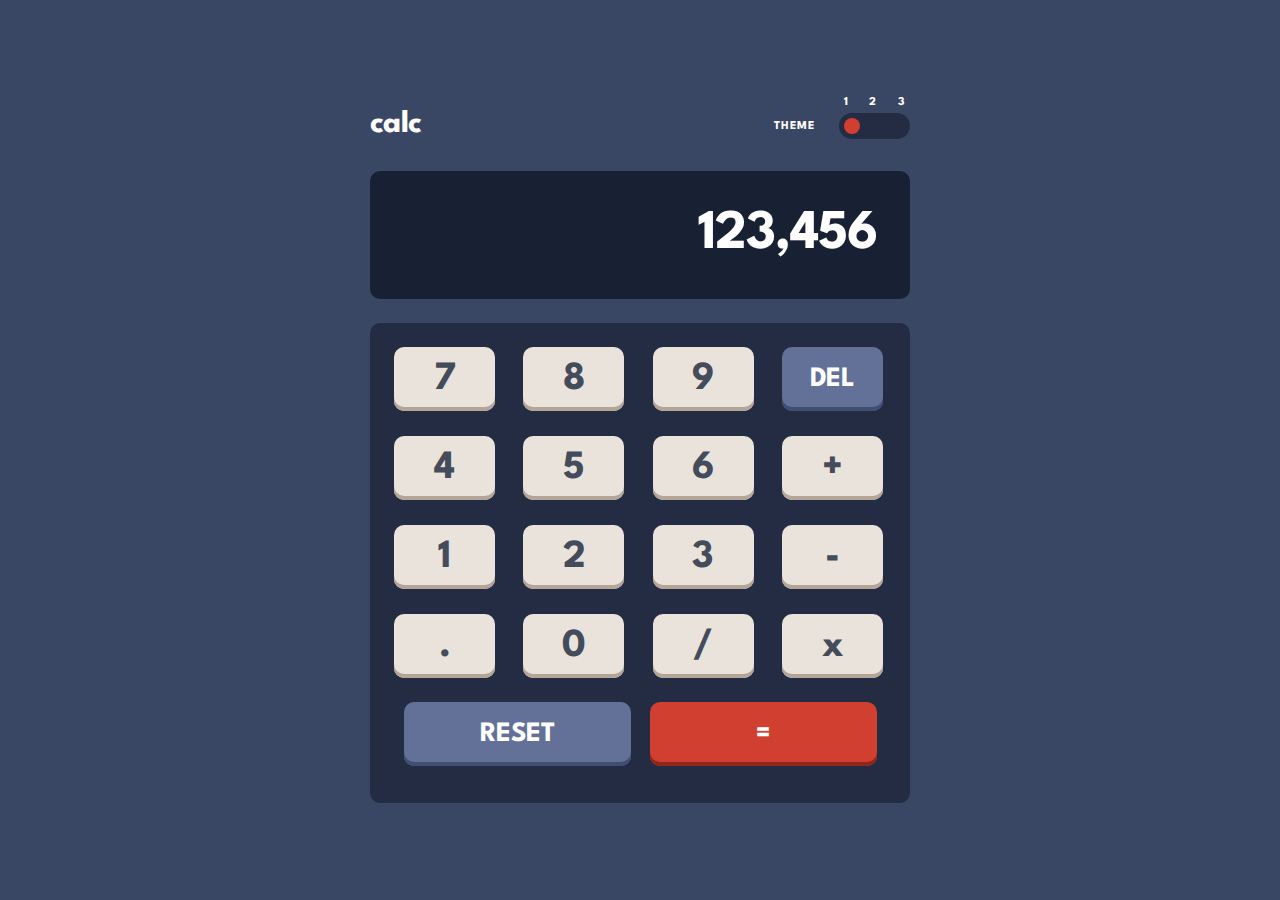
<file: calculator-app-main/index.html>
<!DOCTYPE html>
<html lang="en">
<head>
  <meta charset="UTF-8">
  <meta name="viewport" content="width=device-width, initial-scale=1.0"> <!-- displays site properly based on user's device -->
  <link rel="icon" type="image/png" sizes="32x32" href="./images/favicon-32x32.png">
  <title>Frontend Mentor | Calculator app</title>
  <link rel="stylesheet" href="style.css">
  <script src="script.js" defer></script>
</head>
<body>
<main>
<section class="header">
<h1>calc</h1>
<div class="theme" onclick="changeTheme()">
  <span>Theme</span>
  <div class="toggle">
    <ul>
      <li>1</li>
      <li>2</li>
      <li>3</li>
    </ul>
    <div class="pos">
      <div class="dot"></div>
    </div>
  </div>
</div>
</section>
<section class="output">
123,456
</section>
<section class="controls">
  <div class="small">
    <div id="7">7</div>
    <div id="8">8</div>
    <div id="9">9</div>
    <div id="del">Del</div>

    <div id="4">4</div>
    <div id="5">5</div>
    <div id="6">6</div>
    <div id="add">+</div>  

    <div id="1">1</div>
    <div id="2">2</div>
    <div id="3">3</div>
    <div id="sub">-</div> 

    <div id="dot">.</div>
    <div id="0">0</div>
    <div id="div">/</div>
    <div id="mul">x</div> 
  </div>
  <div class="large">
    <div id="reset">Reset</div>
    <div id="equals">=</div>
  </div>
</section>
</main>
<!-- <footer>
  Challenge by <a href="https://www.frontendmentor.io?ref=challenge" target="_blank">Frontend Mentor</a>. 
  Coded by <a href="#">Tuxxey</a>.
</footer> -->
</div>
</body>
</html>
</file>
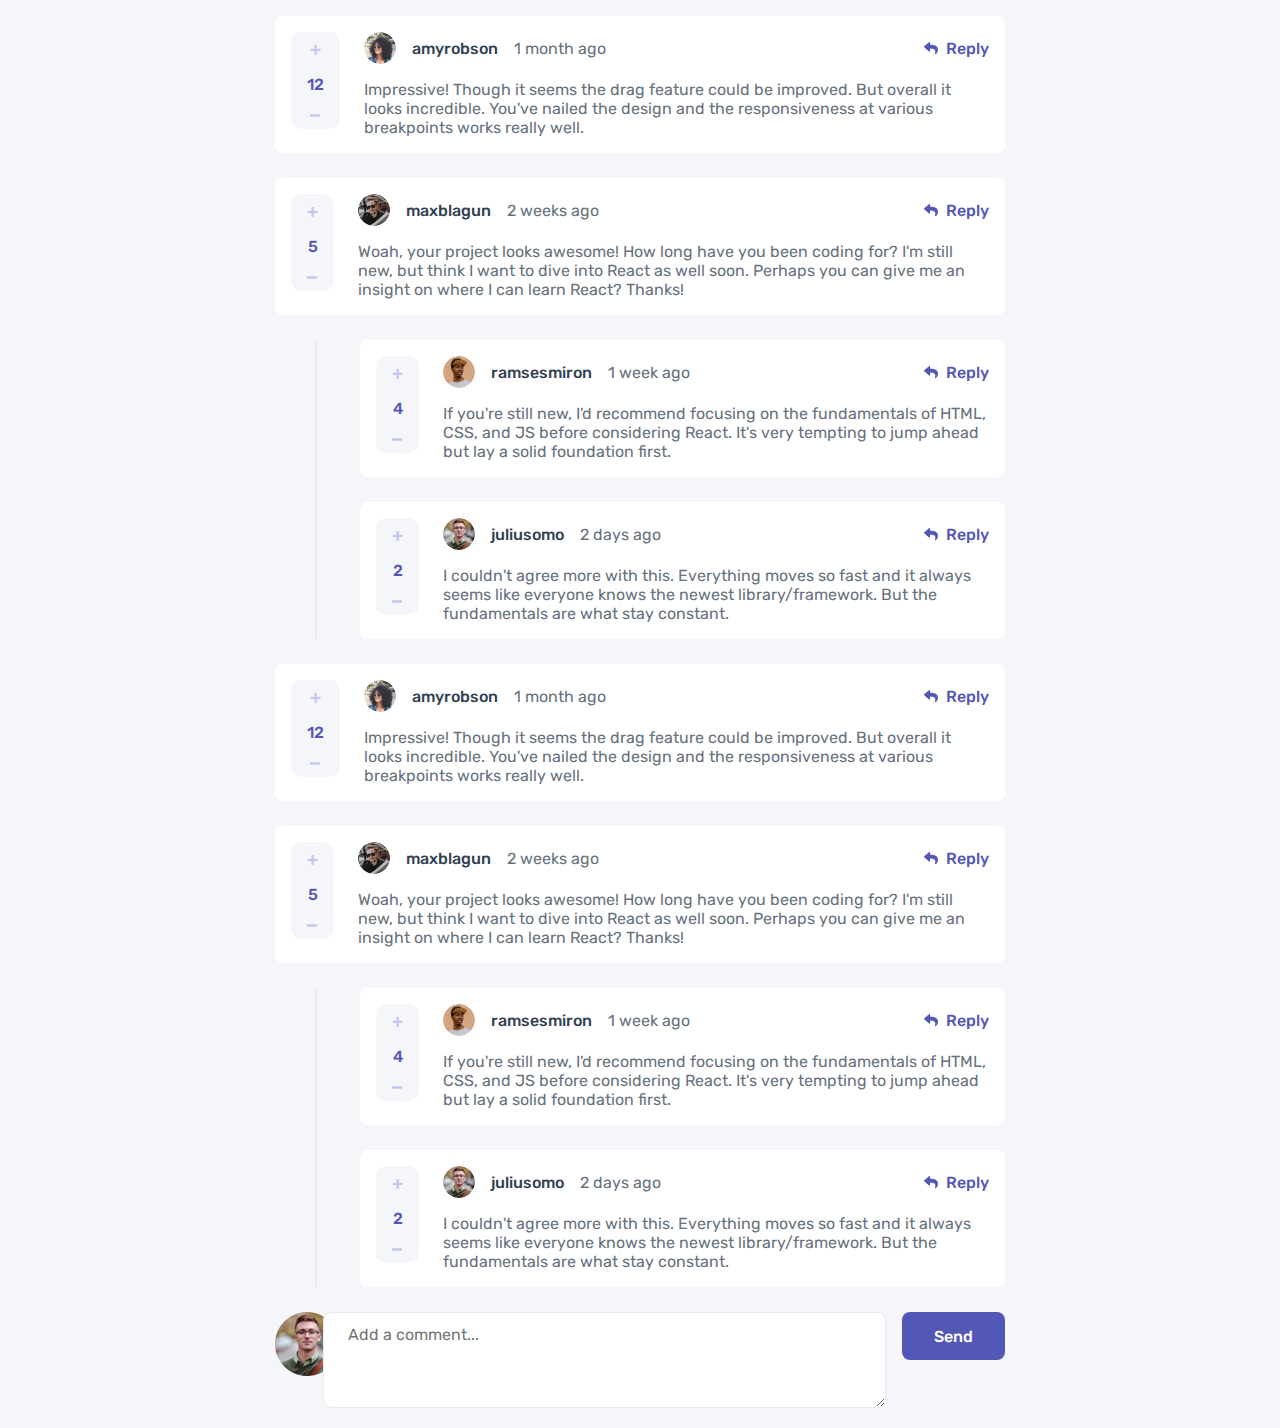
<file: interactive-comments-section-main/index.html>
<!DOCTYPE html>
<html lang="en">
<head>
  <meta charset="UTF-8">
  <meta name="viewport" content="width=device-width, initial-scale=1.0"> <!-- displays site properly based on user's device -->
  <link rel="icon" type="image/png" sizes="32x32" href="./images/favicon-32x32.png">
  <link rel="stylesheet" href="style.css">
  <script src="script.js" defer></script>
  <title>Frontend Mentor | Interactive comments section</title>
</head>
<body>
<main>
  <section class="viewComments">
    
  </section>
  <section class="addComment">
    <div class="addCommentAvatar">
      <img src="./images/avatars/image-juliusomo.webp" class="notificationUserAvatarFooter">
    </div>
    <form>
      <textarea placeholder="Add a comment..."></textarea>
    </form>
    <div class="submitComment">
      <img src="./images/avatars/image-juliusomo.webp" class="notificationUserAvatarFooter">
      <button>Send</button>
    </div>
  </section>
</main>
  
<!-- 
    <div class="attribution">
    Challenge by <a href="https://www.frontendmentor.io?ref=challenge" target="_blank">Frontend Mentor</a>. 
    Coded by <a href="#">Your Name Here</a>.
  </div> 
-->
</body>
</html>
</file>
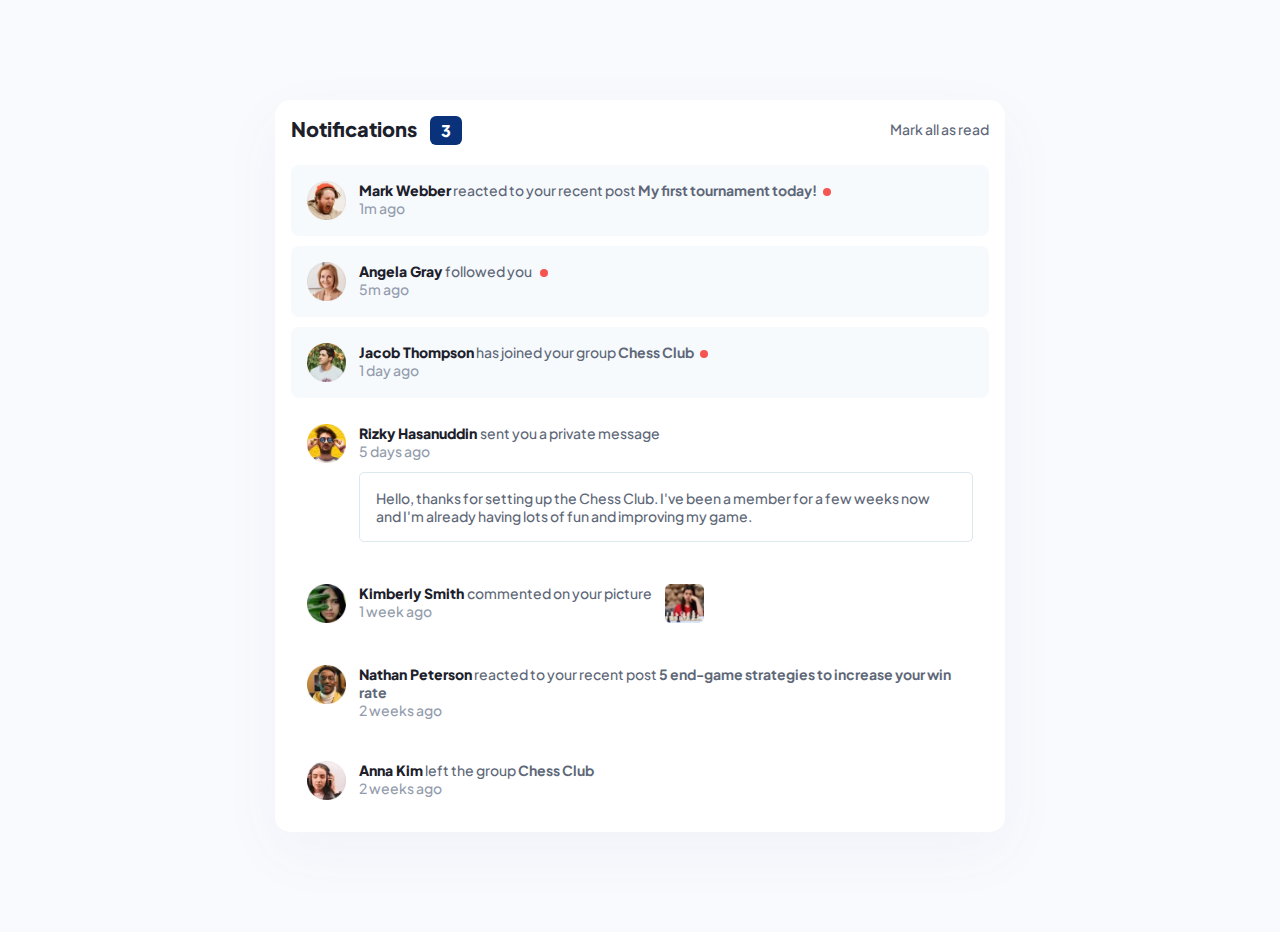
<file: notifications-page-main/index.html>
<!DOCTYPE html>
<html lang="en">
<head>
  <meta charset="UTF-8">
  <meta name="viewport" content="width=device-width, initial-scale=1.0"> <!-- displays site properly based on user's device -->
  <link rel="icon" type="image/png" sizes="32x32" href="./images/favicon-32x32.png">
  <link rel="stylesheet" href="style.css">
  <script src="script.js" defer></script>
  <title>Frontend Mentor | Notifications page</title>
</head>
<body>
<main>
  <header>
    <h1>Notifications <span id="notifications">3</span></h1>
    <span id="markasread">Mark all as read</span>
  </header>
  <section class="unread">
    <img src="./assets/images/avatar-mark-webber.webp">
    <div class="card">
      <span class="notification"><span class="name">Mark Webber</span> <span class="message">reacted to your recent post</span> <a class="link" href="#">My first tournament today!</a><span class="dot"></span></span>
      <span class="timestamp">1m ago</span>
    </div>
  </section>

  <section class="unread">
    <img src="./assets/images/avatar-angela-gray.webp">
    <div class="card">
      <span class="notification"><span class="name">Angela Gray </span> <span class="message">followed you</span> <a class="link" href="#"></a><span class="dot"></span></span>
      <span class="timestamp">5m ago</span>
    </div>
  </section>

  <section class="unread">
    <img src="./assets/images/avatar-jacob-thompson.webp">
    <div class="card">
      <span class="notification"><span class="name">Jacob Thompson</span> <span class="message">has joined your group</span> <a class="link" href="#">Chess Club</a><span class="dot"></span></span>
      <span class="timestamp">1 day ago</span>
    </div>
  </section>
  
  <section class="read">
    <img src="./assets/images/avatar-rizky-hasanuddin.webp">
    <div class="card">
      <span class="notification"><span class="name">Rizky Hasanuddin </span> <span class="message">sent you a private message</span> <a class="link" href="#"></a></span>
      <span class="timestamp">5 days ago</span>
      <span class="private-message">Hello, thanks for setting up the Chess Club. I've been a member for a few weeks now and I'm already having lots of fun and improving my game.</span>
    </div>
  </section>
  
  <section>
    <img src="./assets/images/avatar-kimberly-smith.webp">
    <div class="card">
      <span class="notification"><span class="name">Kimberly Smith </span> <span class="message">commented on your picture</span></span>
      <span class="timestamp">1 week ago</span>
    </div>
    <img src="./assets/images/image-chess.webp">
  </section>
    
  <section>
    <img src="./assets/images/avatar-nathan-peterson.webp">
    <div class="card">
      <span class="notification"><span class="name">Nathan Peterson</span> <span class="message">reacted to your recent post</span> <a class="link" href="#">5 end-game strategies to increase your win rate</a></span>
      <span class="timestamp">2 weeks ago</span>
    </div>
  </section>
  <section>
    <img src="./assets/images/avatar-anna-kim.webp">
    <div class="card">
      <span class="notification"><span class="name">Anna Kim</span> <span class="message">left the group</span> <a class="link" href="#">Chess Club</a></span>
      <span class="timestamp">2 weeks ago</span>
    </div>
  </section>
</main>





  
  <!-- <footer>
    Challenge by <a href="https://www.frontendmentor.io?ref=challenge" target="_blank">Frontend Mentor</a>. 
    Coded by <a href="#">Your Name Here</a>.
  </footer> -->
  </div>
</body>
</html>
</file>
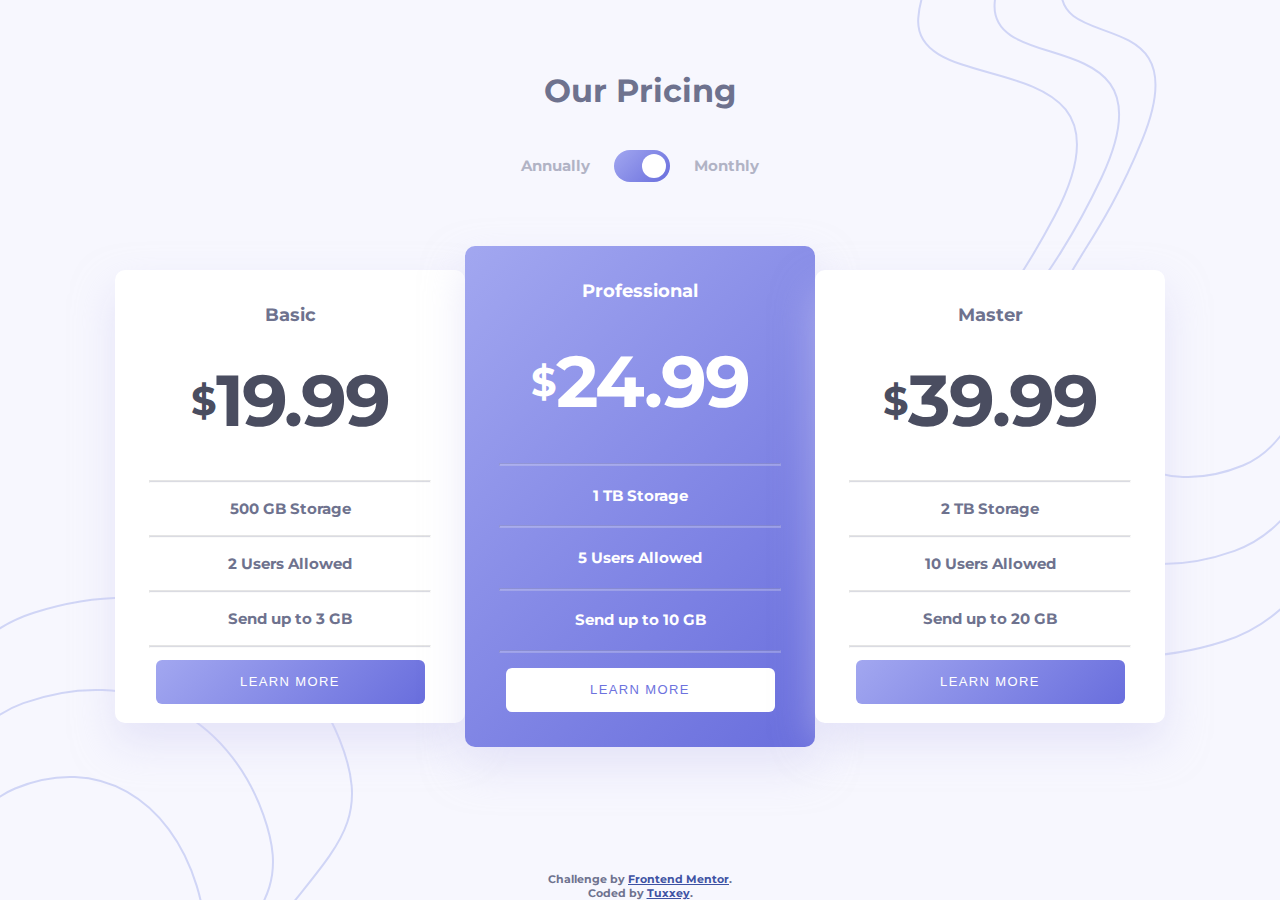
<file: pricing-component-with-toggle-master/index.html>
<!DOCTYPE html>
<html lang="en">
<head>
  <meta charset="UTF-8">
  <meta name="viewport" content="width=device-width, initial-scale=1.0">
  <link rel="stylesheet" href="style.css">
  <script src="script.js" defer></script>
  <link rel="icon" type="image/png" sizes="32x32" href="./images/favicon-32x32.png">
  <title>Frontend Mentor | [Challenge Name Here]</title>
</head>
<body> 
  <h1>Our Pricing</h1>
  <div class="toggle">
    <span onclick id="year" role="button" tabindex="1" aria-pressed="false">Annually</span>
    <div id="purple"><div id="white"></div></div>
    <span id="month" role="button" tabindex="2" aria-pressed="true">Monthly</span>
  </div>
  <div class="cards">

  <div class="card" id="basic">
    <h2>Basic</h2>
    <div class="price"><span class="dollar">&dollar;</span><span class="amount">19.99</span></div>
    <hr>
    500 GB Storage
    <hr>
    2 Users Allowed
    <hr>
    Send up to 3 GB
    <hr>
    <button type="button">Learn More</button>
  </div>

<div class="card" id="professional">
  <h2>Professional</h2>
  <div class="price"><span class="dollar">&dollar;</span><span class="amount">24.99</span></div>
  <hr>
  1 TB Storage
  <hr>
  5 Users Allowed
  <hr>
  Send up to 10 GB
  <hr>
  <button type="button">Learn More</button>
</div>

<div class="card" id="master">
  <h2>Master</h2>
  <div class="price"><span class="dollar">&dollar;</span><span class="amount">39.99</span></div>
  <hr>
  2 TB Storage
  <hr>
  10 Users Allowed
  <hr>
  Send up to 20 GB
  <hr>
  <button type="button">Learn More</button>
</div>
</div>

<footer>
  Challenge by <a href="https://www.frontendmentor.io?ref=challenge" target="_blank">Frontend Mentor</a>. <br />
  Coded by <a href="#">Tuxxey</a>.
</footer>
</body>
</html>
</file>
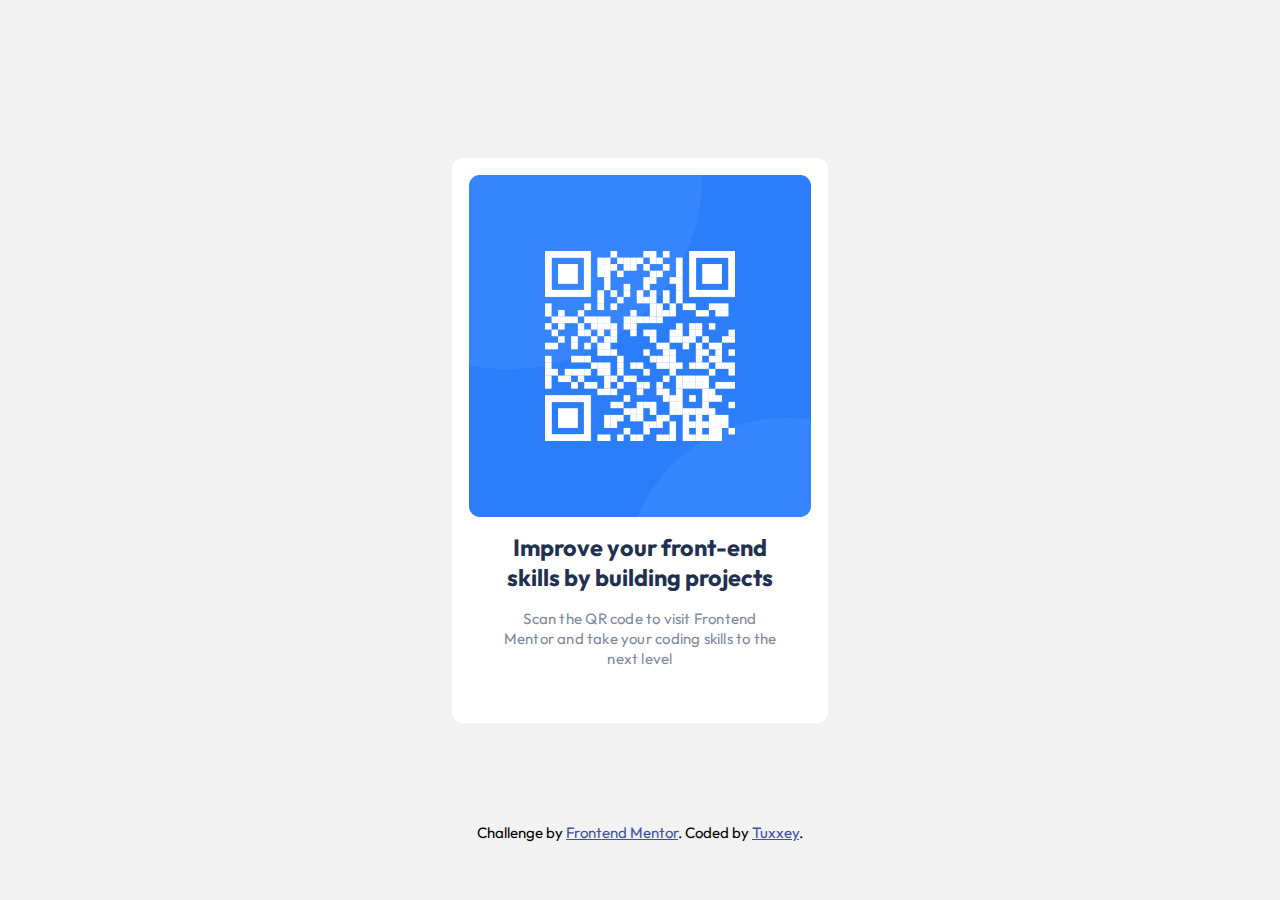
<file: qr-code-component-main/index.html>
<!DOCTYPE html>
<html lang="en">
<head>
  <meta charset="UTF-8">
  <meta http-equiv="X-UA-Compatible" content="IE=edge">
  <meta name="viewport" content="width=device-width, initial-scale=1.0">  
  <link rel="icon" type="image/png" sizes="32x32" href="./images/favicon-32x32.png">
  <link rel="stylesheet" href="./style.css">
  <title>Frontend Mentor | QR code component</title>
</head>
<body>
  <main>
    <img src="./images/image-qr-code.png" alt="QR Barcode">
    <section>
      <h1>Improve your front-end skills by building projects</h1>
      <div>Scan the QR code to visit Frontend Mentor and take your coding skills to the next level</div>
    </section>
  </main>
  <footer>
    <span>Challenge by <a href="https://www.frontendmentor.io?ref=challenge" target="_blank">Frontend Mentor</a>.</span>
    <span>Coded by <a href="https://github.com/Tuxxey">Tuxxey</a>.</span>
  </footer>
</body>
</html>
</file>
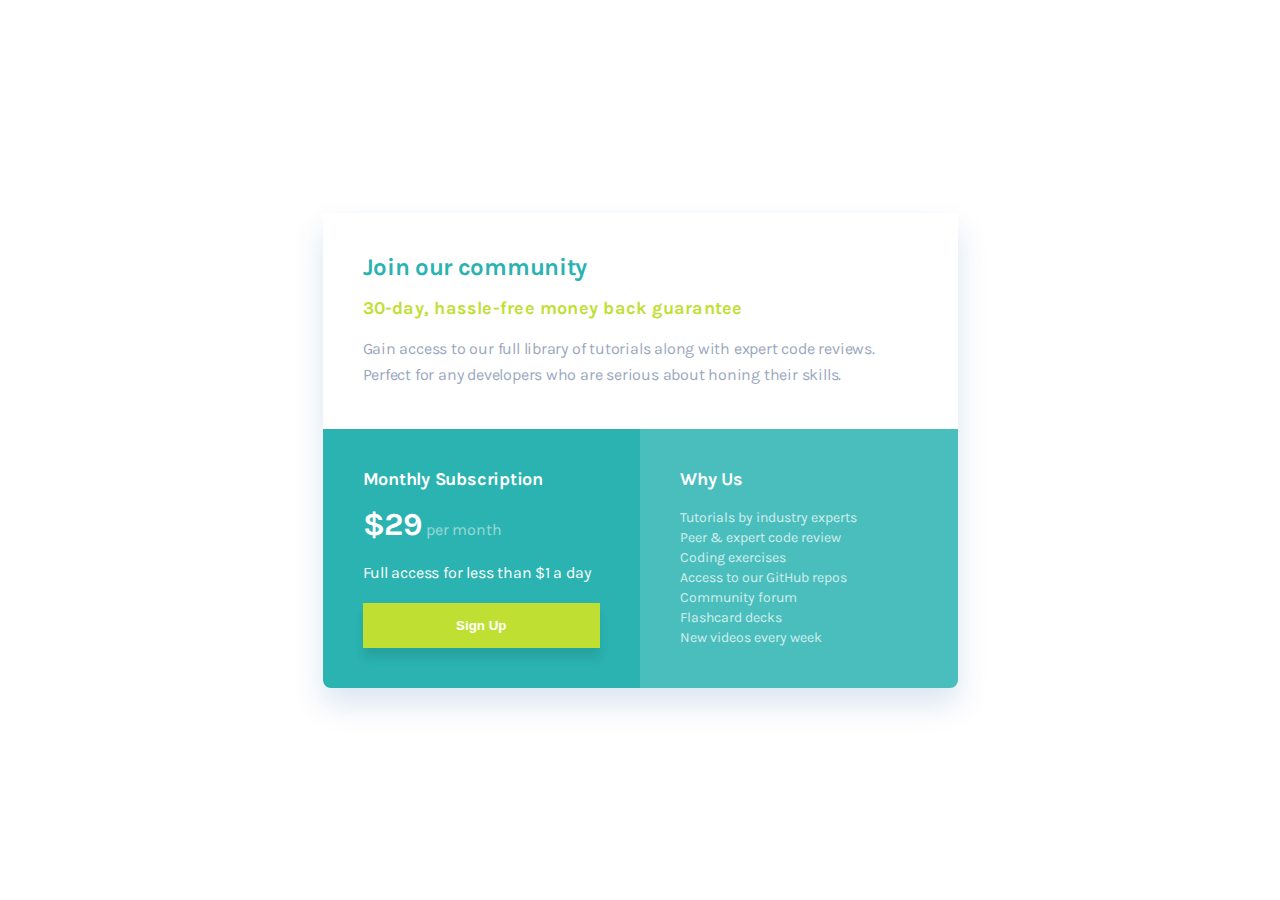
<file: single-price-grid-component-master/index.html>
<!DOCTYPE html>
<html lang="en">
<head>
  <meta charset="UTF-8">
  <meta name="viewport" content="width=device-width, initial-scale=1.0"> 
  <link rel="icon" type="image/png" sizes="32x32" href="./images/favicon-32x32.png">
  <link rel="stylesheet" href="./style.css">
  <title>Frontend Mentor | Single Price Grid Component</title>
</head>
<body>
<div class="container">
  <div class="card-one">
    <h1>Join our community</h1>
    <span>30-day, hassle-free money back guarantee</span>
    Gain access to our full library of tutorials along with expert code reviews. 
    Perfect for any developers who are serious about honing their skills.
  </div>
  <div class="card-two">
    <h2>Monthly Subscription</h2>
    <span class="price"><span class="large">&dollar;29</span> <span class="small">per month</span></span>
    <span class="sub">Full access for less than &dollar;1 a day</span>
    <button>Sign Up</button>
  </div>
  <div class="card-thr">
    <h3>Why Us</h3>
    <ul>
      <li>Tutorials by industry experts</li>
      <li>Peer &amp; expert code review</li>
      <li>Coding exercises</li>
      <li>Access to our GitHub repos</li>
      <li>Community forum</li>
      <li>Flashcard decks</li>
      <li>New videos every week</li>
    </ul>
  </div>
</div>



  <!-- <footer>
      Challenge by <a href="https://www.frontendmentor.io?ref=challenge" target="_blank">Frontend Mentor</a>. 
      Coded by <a href="#">Your Name Here</a>.
  </footer> -->
</body>
</html>
</file>
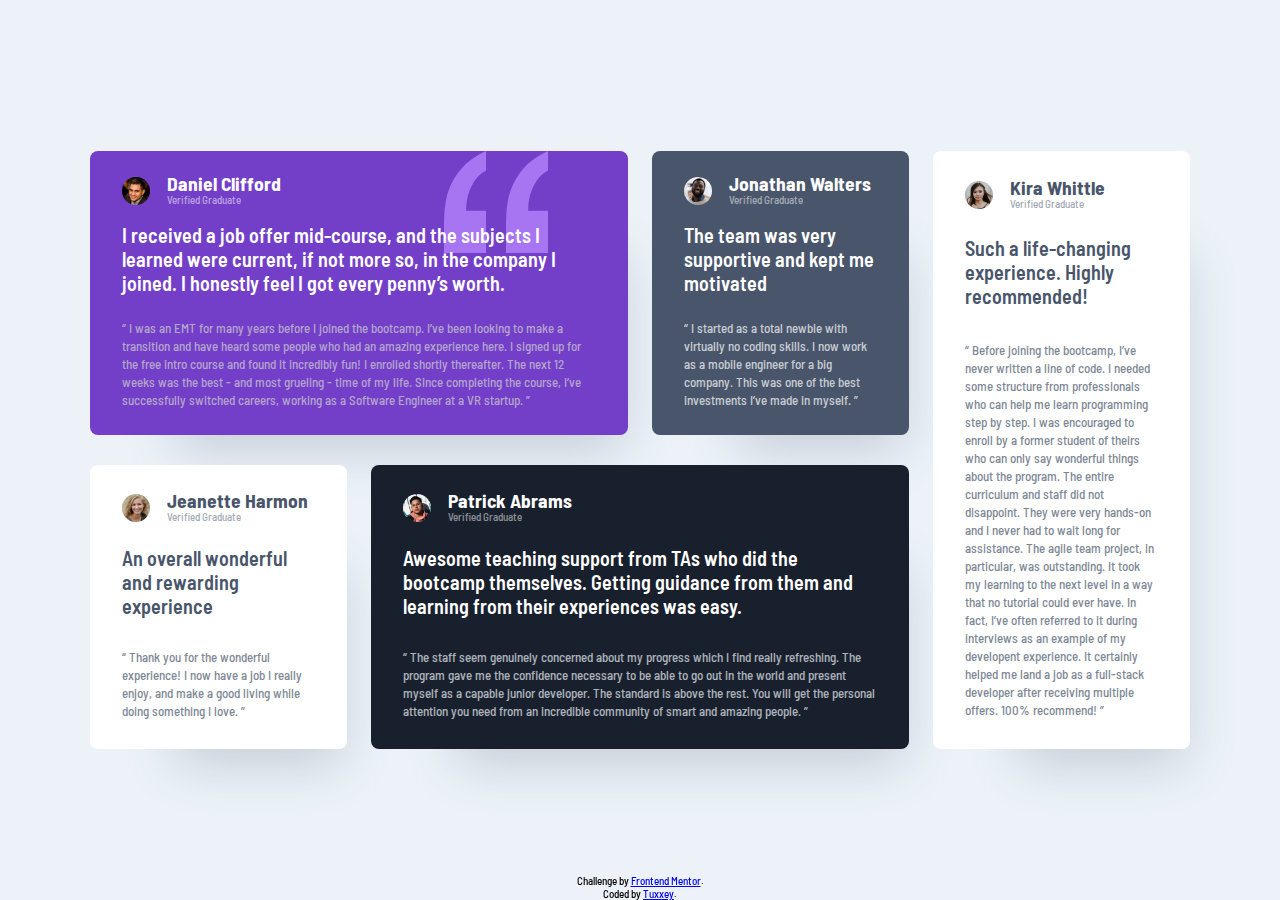
<file: testimonials-grid-section-main/index.html>
<!DOCTYPE html>
<html lang="en">
  <head>
    <meta charset="UTF-8" />
    <meta name="viewport" content="width=device-width, initial-scale=1.0" />
    <!-- displays site properly based on user's device -->
    <link
      rel="icon"
      type="image/png"
      sizes="32x32"
      href="./images/favicon-32x32.png"
    />
    <link rel="stylesheet" href="./style.css" />
    <title>Frontend Mentor | Testimonials Grid Section</title>
  </head>
  <body>
    <div class="container">
      <div class="cards">
        <div class="card" id="one">
          <div class="user">
            <img src="./images/image-daniel.jpg" />
            <div class="name">
              <h2>Daniel Clifford</h2>
              <span>Verified Graduate</span>
            </div>
          </div>
          <p class="message">
            I received a job offer mid-course, and the subjects I learned were
            current, if not more so, in the company I joined. I honestly feel I
            got every penny’s worth.
          </p>
          <p class="quote">
            “ I was an EMT for many years before I joined the bootcamp. I’ve
            been looking to make a transition and have heard some people who had
            an amazing experience here. I signed up for the free intro course
            and found it incredibly fun! I enrolled shortly thereafter. The next
            12 weeks was the best - and most grueling - time of my life. Since
            completing the course, I’ve successfully switched careers, working
            as a Software Engineer at a VR startup. ”
          </p>
        </div>
        <div class="card" id="two">
          <div class="user">
            <img src="./images/image-jonathan.jpg" />
            <div class="name">
              <h2>Jonathan Walters</h2>
              <span>Verified Graduate</span>
            </div>
          </div>
          <p class="message">
            The team was very supportive and kept me motivated
          </p>
          <p class="quote">
            “ I started as a total newbie with virtually no coding skills. I now
            work as a mobile engineer for a big company. This was one of the
            best investments I’ve made in myself. ”
          </p>
        </div>
        <div class="card" id="four">
          <div class="user">
            <img src="./images/image-jeanette.jpg" />
            <div class="name">
              <h2>Jeanette Harmon</h2>
              <span>Verified Graduate</span>
            </div>
          </div>
          <p class="message">An overall wonderful and rewarding experience</p>
          <p class="quote">
            “ Thank you for the wonderful experience! I now have a job I really
            enjoy, and make a good living while doing something I love. ”
          </p>
        </div>
        <div class="card" id="five">
          <div class="user">
            <img src="./images/image-patrick.jpg" />
            <div class="name">
              <h2>Patrick Abrams</h2>
              <span>Verified Graduate</span>
            </div>
          </div>
          <p class="message">
            Awesome teaching support from TAs who did the bootcamp themselves.
            Getting guidance from them and learning from their experiences was
            easy.
          </p>
          <p class="quote">
            “ The staff seem genuinely concerned about my progress which I find
            really refreshing. The program gave me the confidence necessary to
            be able to go out in the world and present myself as a capable
            junior developer. The standard is above the rest. You will get the
            personal attention you need from an incredible community of smart
            and amazing people. ”
          </p>
        </div>
        <div class="card" id="three">
          <div class="user">
            <img src="./images/image-kira.jpg" />
            <div class="name">
              <h2>Kira Whittle</h2>
              <span>Verified Graduate</span>
            </div>
          </div>
          <p class="message">
            Such a life-changing experience. Highly recommended!
          </p>
          <p class="quote">
            “ Before joining the bootcamp, I’ve never written a line of code. I
            needed some structure from professionals who can help me learn
            programming step by step. I was encouraged to enroll by a former
            student of theirs who can only say wonderful things about the
            program. The entire curriculum and staff did not disappoint. They
            were very hands-on and I never had to wait long for assistance. The
            agile team project, in particular, was outstanding. It took my
            learning to the next level in a way that no tutorial could ever
            have. In fact, I’ve often referred to it during interviews as an
            example of my developent experience. It certainly helped me land a
            job as a full-stack developer after receiving multiple offers. 100%
            recommend! ”
          </p>
        </div>
      </div>
    </div>
    <footer>
      Challenge by
      <a href="https://www.frontendmentor.io?ref=challenge" target="_blank"
        >Frontend Mentor</a
      >. <br />
      Coded by
      <a href="https://www.frontendmentor.io/profile/Tuxxey">Tuxxey</a>.
    </footer>
  </body>
</html>
</file>
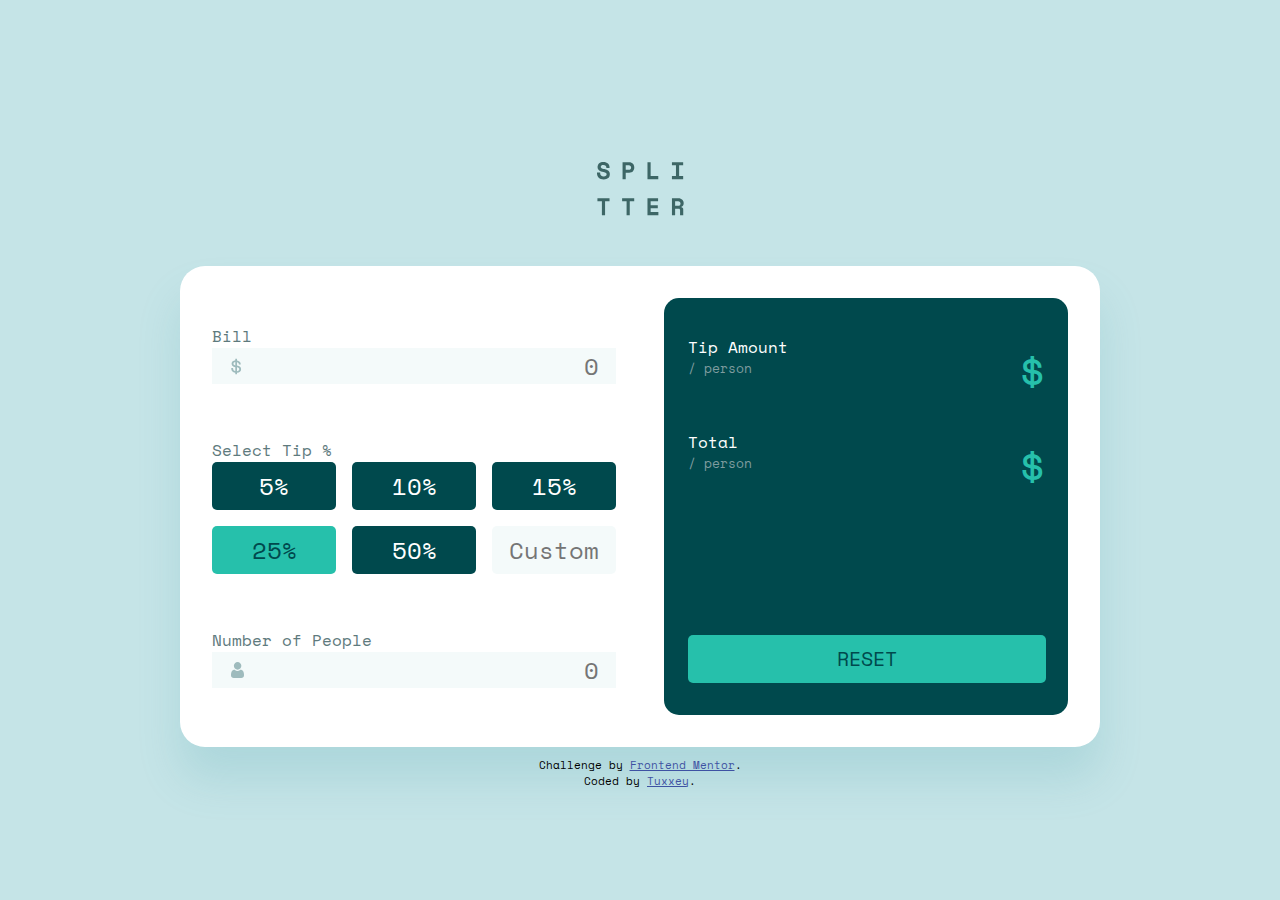
<file: tip-calculator-app-main/index.html>
<!DOCTYPE html>
<html lang="en">
<head>
  <meta charset="UTF-8">
  <meta name="viewport" content="width=device-width, initial-scale=1.0">
  <link rel="icon" type="image/png" sizes="32x32" href="./images/favicon-32x32.png">
  <title>Frontend Mentor | Tip calculator app</title>
  <link rel="stylesheet" href="./style.css">
  <script src="script.js" defer></script>
</head>
<body>
<img src="./images/logo.svg" class="logo">
<div class="container">
  <div class="input">
    <div class="bill">
      <label for="billamount">Bill</label>
      <input type="number" name="billamount" id="billamount" min="1" placeholder="0">
    </div>
    <div class="tip">
      <label for="tipamount">Select Tip %</label>
      <div class="buttons">
        <button class="unselected" value=".05">5%</button>
        <button class="unselected" value="0.10">10%</button>
        <button class="unselected" value="15">15%</button>
        <button class="selected" value=".25">25%</button>
        <button class="unselected" value="0.50">50%</button>
        <input type="number" id="tipamount" placeholder="Custom">
      </div>
    </div>
    <div class="people">
      <div class="peoplenumber"><label for="peopleamount">Number of People</label> <span class="errormessage">Can't be zero</span></div>
      <input type="number" name="peopleamount" id="peopleamount" min="1" placeholder="0">
    </div>
  </div>
  <div class="output">
  <div class="wrapper">
    <div class="split">
      <div class="left">
        <span class="large">Tip Amount</span>
        <span class="small">/ person</span>
      </div>
      <div class="right">
        $<span class="amount" id="tipPerPerson"></span>
      </div>
    </div>
    <div class="total">
      <div class="left">
        <span class="large">Total</span>
        <span class="small">/ person</span>
      </div>
      <div class="right">
        $<span class="amount" id="totalPerPerson"></span>
      </div>
    </div>
    <button id="resetBtn">Reset</button>
  </div>
  </div>
</div>
<footer>
    Challenge by <a href="https://www.frontendmentor.io?ref=challenge" target="_blank">Frontend Mentor</a>. <br /> 
    Coded by <a href="#">Tuxxey</a>.
  </footer>
</body>
</html>
</file>
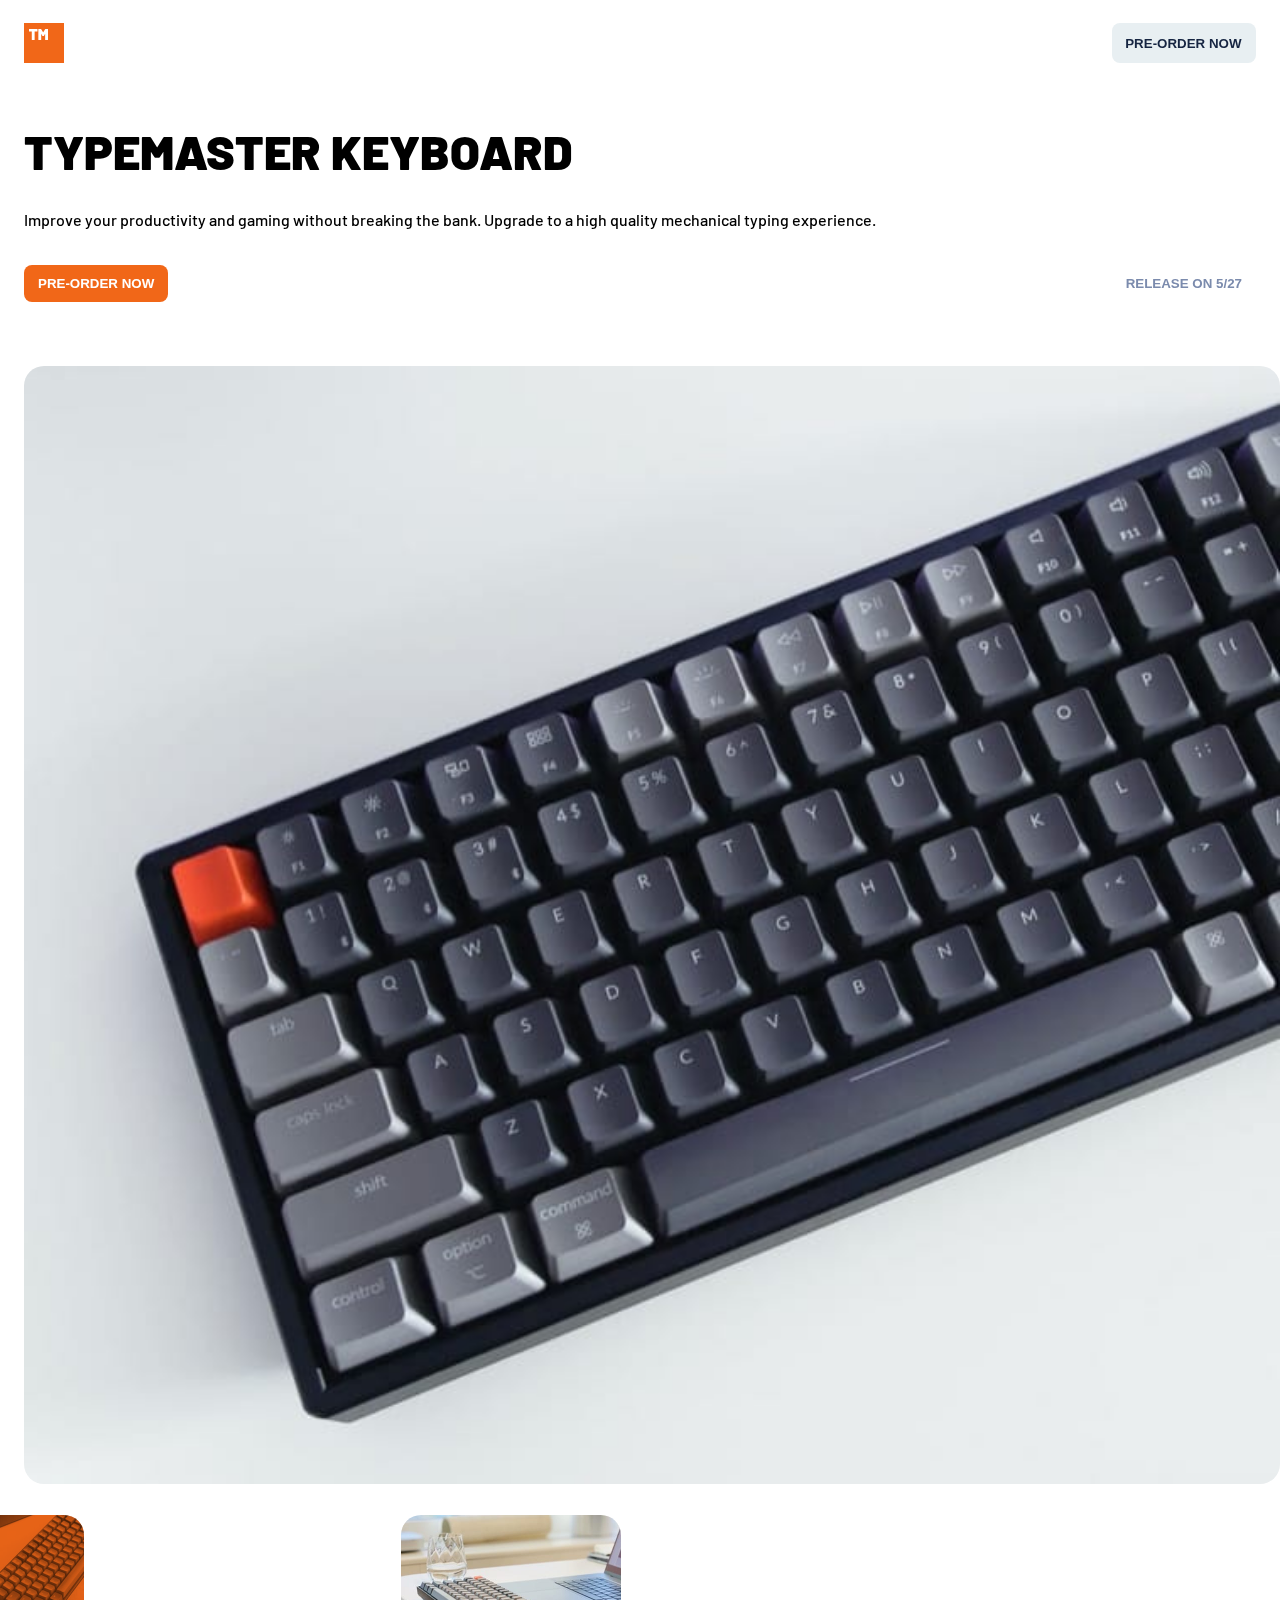
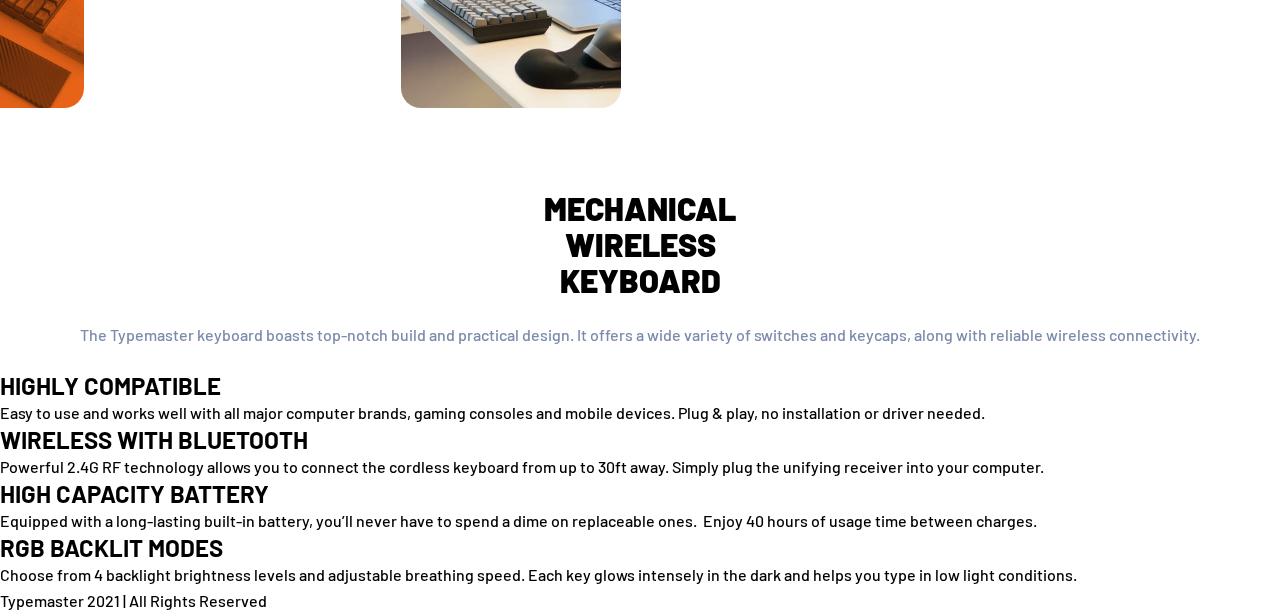
<file: typemaster-pre-launch-landing-page/index.html>
<!DOCTYPE html>
<html lang="en">
<head>
  <meta charset="UTF-8">
  <meta name="viewport" content="width=device-width, initial-scale=1.0">
  <link rel="stylesheet" href="./style.css">
  <link rel="icon" type="image/png" sizes="32x32" href="./assets/favicon-32x32.png">
  <title>Frontend Mentor | Typemaster pre-launch landing page</title>
</head>
<body>
<div class="container">
  <div class="header">
    <img src="./assets/shared/logo.svg"> 
    <button>Pre-order now</button>
  </div>
  <div class="main">
    <div class="cta">
      <h1>Typemaster keyboard</h1>
      Improve your productivity and gaming without breaking the bank. Upgrade to a high quality 
      mechanical typing experience.
      <div class="buttons">
        <button>Pre-order now</button>
        <button>Release on 5/27</button>
      </div>
    </div>
    <div class="img1">
      <img src="./assets/mobile/image-keyboard.jpg">
    </div>
    <div class="img2">
      <img src="./assets/mobile/image-phone-and-keyboard.jpg">
    </div>
    <div class="img3">
      <img src="./assets/mobile/image-glass-and-keyboard.jpg">
    </div>
    <div class="info">
      <h2>Mechanical<br/>Wireless<br/>Keyboard</h2>
      <p>The Typemaster keyboard boasts top-notch build and practical design. It offers a wide variety 
      of switches and keycaps, along with reliable wireless connectivity.</p>
    </div>

  </div>
  <div class="cards">
    <div class="card">
      <h3>Highly compatible</h3>
      Easy to use and works well with all major computer brands, gaming consoles and mobile devices. 
      Plug & play, no installation or driver needed.
    </div>
    <div class="card">
      <h3>Wireless with bluetooth</h3>
      Powerful 2.4G RF technology allows you to connect the cordless keyboard from up to 30ft away. 
      Simply plug the unifying receiver into your computer.
    </div>
    <div class="card">
      <h3>High capacity battery</h3>
      Equipped with a long-lasting built-in battery, you’ll never have to spend a dime on replaceable ones. 
      Enjoy 40 hours of usage time between charges.
    </div>
    <div class="card">
      <h3>RGB backlit modes</h3>
      Choose from 4 backlight brightness levels and adjustable breathing speed. Each key glows intensely in the dark and helps
      you type in low light conditions.
    </div>
  </div>

  <footer>
    Typemaster 2021 | All Rights Reserved
  </footer>
</div>
</body>
</html>
</file>
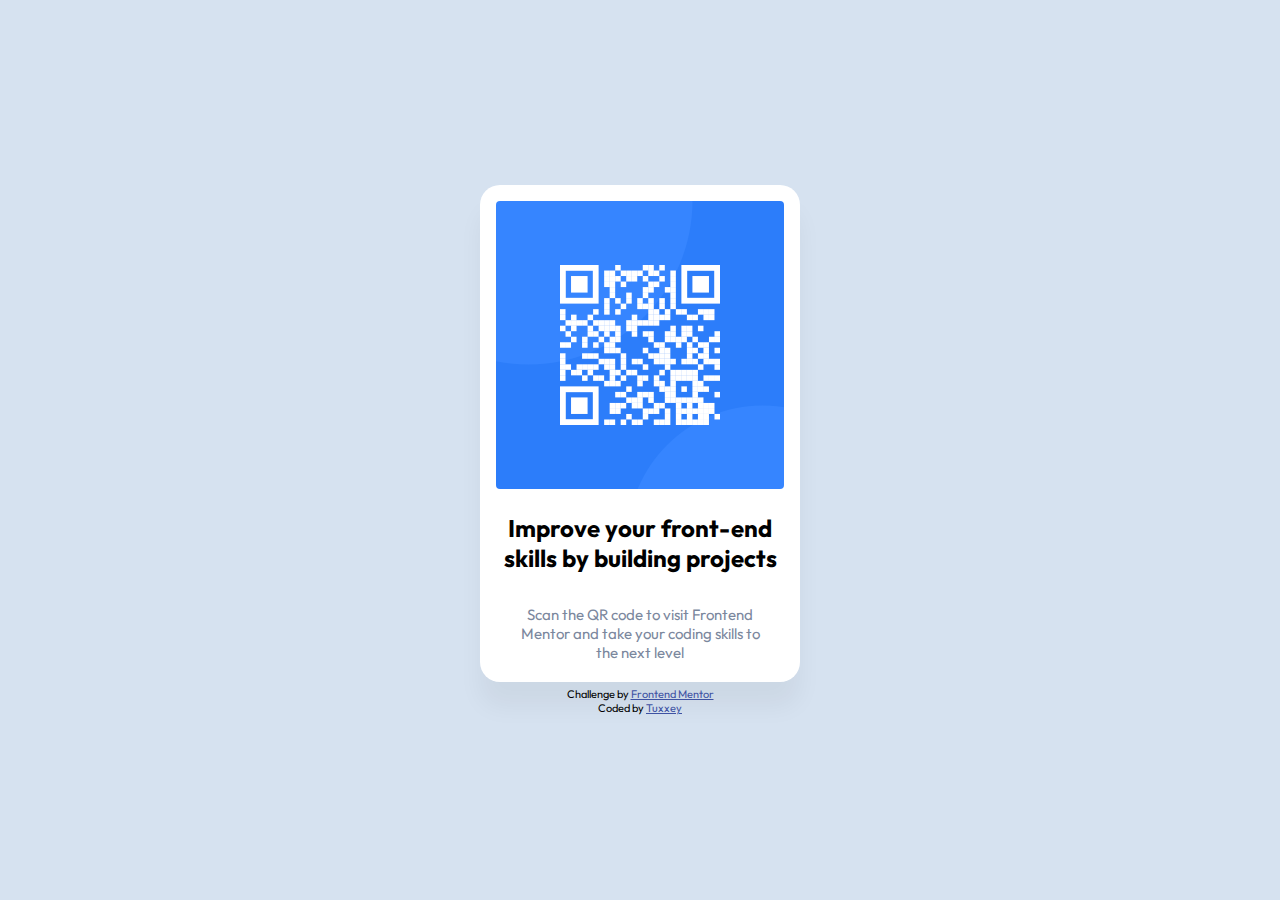
<file: qr-code-component-main/01/index.html>
<!DOCTYPE html>
<html lang="en">
<head>
  <meta charset="UTF-8">
  <meta http-equiv="X-UA-Compatible" content="IE=edge">
  <meta name="viewport" content="width=device-width, initial-scale=1.0">
  <link rel="icon" type="image/png" sizes="32x32" href="./images/favicon-32x32.png">
  <link rel="stylesheet" href="style.css">
  <title>Frontend Mentor | QR code component</title>
</head>
<body>
<div class="container">
<div class="card">
  <img src="images/image-qr-code.png">
  <div>
    <h2>Improve your front-end skills by building projects</h2>
    <p>Scan the QR code to visit Frontend Mentor and take your coding skills to the next level</p>
  </div>

</div>
<div class="attribution">
  <span>Challenge by <a href="https://www.frontendmentor.io?ref=challenge" target="_blank">Frontend Mentor</a></span>
  <span>Coded by <a href="https://github.com/Tuxxey">Tuxxey</a></span>
</div>
</div>

</body>
</html>
</file>
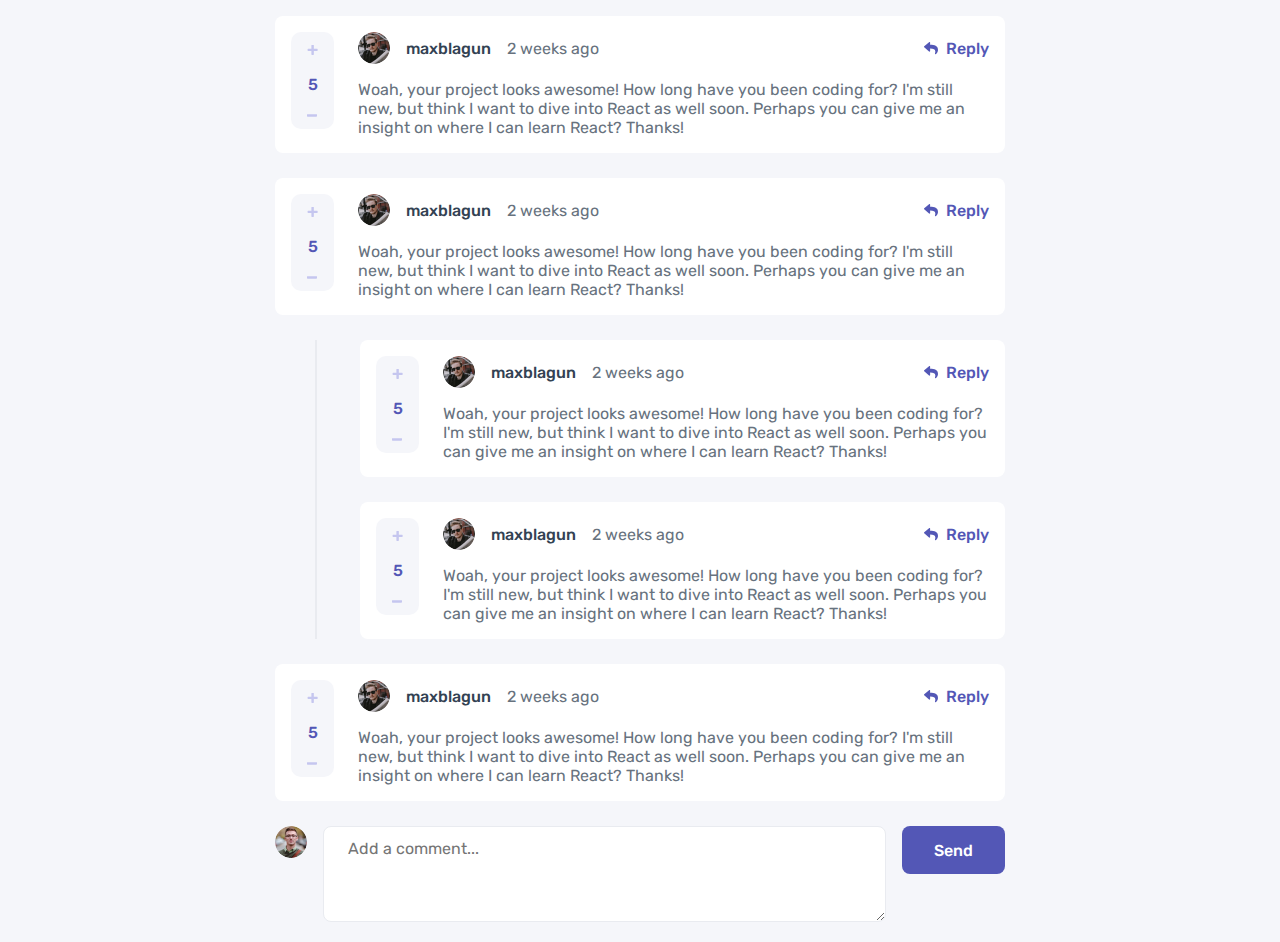
<file: interactive-comments-section-main/static.html>
<!DOCTYPE html>
<html lang="en">
<head>
  <meta charset="UTF-8">
  <meta name="viewport" content="width=device-width, initial-scale=1.0"> <!-- displays site properly based on user's device -->
  <link rel="icon" type="image/png" sizes="32x32" href="./images/favicon-32x32.png">
  <link rel="stylesheet" href="style.css">
  <!-- <script src="script.js" defer></script> -->
  <title>Frontend Mentor | Interactive comments section</title>
</head>
<body>
<main>
  <section class="viewComments">
    <section class="mainComment">
      <div class="optionsDesktop">
        <div class="pointsControl">
            <span class="pointsControlPlus"><img src="./images/icon-plus.svg"></span>
            <span>5</span>
            <span class="pointsControlMinus"><img src="./images/icon-minus.svg"></span>
        </div>
      </div>
      <div class="wrapperComment">
        <div class="commentHead">
          <img src="./images/avatars/image-maxblagun.webp" class="commentHeadAvatar">
          <span class="commentHeadUser">maxblagun</span>
          <span class="commentHeadTime">2 weeks ago</span>
          <div class="commentHeadReply"><img src="./images/icon-reply.svg">Reply</div>
        </div>
        <div class="commentBody">Woah, your project looks awesome! How long have you been coding for? I'm still new, but think I want to dive into React as well soon. Perhaps you can give me an insight on where I can learn React? Thanks!</div>
        <div class="optionsMobile">
          <div class="pointsControl">
            <span class="pointsControlPlus"><img src="./images/icon-plus.svg"></span>
            <span>5</span>
            <span class="pointsControlMinus"><img src="./images/icon-minus.svg"></span>
        </div>
        <div class="commentFootReply"><img src="./images/icon-reply.svg">Reply</div>
        </div>
      </div>
      </section>
    <section class="mainComment">
      <div class="optionsDesktop">
        <div class="pointsControl">
            <span class="pointsControlPlus"><img src="./images/icon-plus.svg"></span>
            <span>5</span>
            <span class="pointsControlMinus"><img src="./images/icon-minus.svg"></span>
        </div>
      </div>
      <div class="wrapperComment">
        <div class="commentHead">
          <img src="./images/avatars/image-maxblagun.webp" class="commentHeadAvatar">
          <span class="commentHeadUser">maxblagun</span>
          <span class="commentHeadTime">2 weeks ago</span>
          <div class="commentHeadReply"><img src="./images/icon-reply.svg">Reply</div>
        </div>
        <div class="commentBody">Woah, your project looks awesome! How long have you been coding for? I'm still new, but think I want to dive into React as well soon. Perhaps you can give me an insight on where I can learn React? Thanks!</div>
        <div class="optionsMobile">
          <div class="pointsControl">
            <span class="pointsControlPlus"><img src="./images/icon-plus.svg"></span>
            <span>5</span>
            <span class="pointsControlMinus"><img src="./images/icon-minus.svg"></span>
        </div>
        <div class="commentFootReply"><img src="./images/icon-reply.svg">Reply</div>
        </div>
      </div>
      </section>
      <section class="subComments">
        <div class="subCommentsSidebar"><hr></div>
        <div class="subCommentsComments">
          <section class="subComment">
            <div class="optionsDesktop">
              <div class="pointsControl">
                  <span class="pointsControlPlus"><img src="./images/icon-plus.svg"></span>
                  <span>5</span>
                  <span class="pointsControlMinus"><img src="./images/icon-minus.svg"></span>
              </div>
            </div>
            <div class="wrapperComment">
              <div class="commentHead">
                <img src="./images/avatars/image-maxblagun.webp" class="commentHeadAvatar">
                <span class="commentHeadUser">maxblagun</span>
                <span class="commentHeadTime">2 weeks ago</span>
                <div class="commentHeadReply"><img src="./images/icon-reply.svg">Reply</div>
              </div>
              <div class="commentBody">Woah, your project looks awesome! How long have you been coding for? I'm still new, but think I want to dive into React as well soon. Perhaps you can give me an insight on where I can learn React? Thanks!</div>
              <div class="optionsMobile">
                <div class="pointsControl">
                  <span class="pointsControlPlus"><img src="./images/icon-plus.svg"></span>
                  <span>5</span>
                  <span class="pointsControlMinus"><img src="./images/icon-minus.svg"></span>
              </div>
              <div class="commentFootReply"><img src="./images/icon-reply.svg">Reply</div>
              </div>
            </div>
            </section>    
            <section class="subComment">
              <div class="optionsDesktop">
                <div class="pointsControl">
                    <span class="pointsControlPlus"><img src="./images/icon-plus.svg"></span>
                    <span>5</span>
                    <span class="pointsControlMinus"><img src="./images/icon-minus.svg"></span>
                </div>
              </div>
              <div class="wrapperComment">
                <div class="commentHead">
                  <img src="./images/avatars/image-maxblagun.webp" class="commentHeadAvatar">
                  <span class="commentHeadUser">maxblagun</span>
                  <span class="commentHeadTime">2 weeks ago</span>
                  <div class="commentHeadReply"><img src="./images/icon-reply.svg">Reply</div>
                </div>
                <div class="commentBody">Woah, your project looks awesome! How long have you been coding for? I'm still new, but think I want to dive into React as well soon. Perhaps you can give me an insight on where I can learn React? Thanks!</div>
                <div class="optionsMobile">
                  <div class="pointsControl">
                    <span class="pointsControlPlus"><img src="./images/icon-plus.svg"></span>
                    <span>5</span>
                    <span class="pointsControlMinus"><img src="./images/icon-minus.svg"></span>
                </div>
                <div class="commentFootReply"><img src="./images/icon-reply.svg">Reply</div>
                </div>
              </div>
              </section>    
        </div>
      </section>
      
      <section class="mainComment">
        <div class="optionsDesktop">
          <div class="pointsControl">
              <span class="pointsControlPlus"><img src="./images/icon-plus.svg"></span>
              <span>5</span>
              <span class="pointsControlMinus"><img src="./images/icon-minus.svg"></span>
          </div>
        </div>
        <div class="wrapperComment">
          <div class="commentHead">
            <img src="./images/avatars/image-maxblagun.webp" class="commentHeadAvatar">
            <span class="commentHeadUser">maxblagun</span>
            <span class="commentHeadTime">2 weeks ago</span>
            <div class="commentHeadReply"><img src="./images/icon-reply.svg">Reply</div>
          </div>
          <div class="commentBody">Woah, your project looks awesome! How long have you been coding for? I'm still new, but think I want to dive into React as well soon. Perhaps you can give me an insight on where I can learn React? Thanks!</div>
          <div class="optionsMobile">
            <div class="pointsControl">
              <span class="pointsControlPlus"><img src="./images/icon-plus.svg"></span>
              <span>5</span>
              <span class="pointsControlMinus"><img src="./images/icon-minus.svg"></span>
          </div>
          <div class="commentFootReply"><img src="./images/icon-reply.svg">Reply</div>
          </div>
        </div>
        </section>
  </section>



  <section class="addComment">
    <div class="addCommentAvatar">
      <img src="./images/avatars/image-juliusomo.webp" class="addCommentAvatar">
    </div>
    <form>
      <textarea placeholder="Add a comment..."></textarea>
    </form>
    <div class="submitComment">
      <img src="./images/avatars/image-juliusomo.webp" class="addCommentAvatar">
      <button>Send</button>
    </div>
  </section>
</main>
  
<!-- 
    <div class="attribution">
    Challenge by <a href="https://www.frontendmentor.io?ref=challenge" target="_blank">Frontend Mentor</a>. 
    Coded by <a href="#">Your Name Here</a>.
  </div> 
-->
</body>
</html>
</file>
<file: calculator-app-main/style.css>
@import url('https://fonts.googleapis.com/css2?family=League+Spartan:wght@700&display=swap');

* {
    margin: 0;
    padding: 0;
    box-sizing: border-box;
    /* outline: solid 1px red; */
}

.theme-1 {
    --main-bg: hsl(222, 26%, 31%);
    --toggle-bg: hsl(223, 31%, 20%);
    --screen-bg: hsl(224, 36%, 15%);
    --key-bbg: hsl(225, 21%, 49%);
    --key-bbgh: hsl(224, 51%, 76%);
    --key-bsh: hsl(224, 28%, 35%);
    --key-rbg: hsl(6, 63%, 50%);
    --key-rbgh: hsl(6, 93%, 67%);
    --key-rsh: hsl(6, 70%, 34%);
    --key-obg: hsl(30, 25%, 89%);
    --key-obgh: hsl(31, 100%, 100%);
    --key-osh: hsl(28, 16%, 65%);
    --input: hsl(221, 14%, 31%);
    --output: hsl(0, 0%, 100%); 
    --equals: hsl(0, 0%, 100%);
    --white: hsl(0, 0%, 100%);
}

.theme-2 {
    --main-bg: hsl(0, 0%, 90%);
    --toggle-bg: hsl(0, 5%, 81%);
    --screen-bg: hsl(0, 0%, 93%);
    --key-bbg: hsl(185, 42%, 37%);
    --key-bbgh: hsl(184, 40%, 56%);
    --key-bsh: hsl(185, 58%, 25%);
    --key-rbg: hsl(25, 98%, 40%);
    --key-rbgh: hsl(25, 100%, 61%);
    --key-rsh: hsl(25, 99%, 27%);
    --key-obg: hsl(45, 7%, 89%);
    --key-obgh: hsl(0, 0%, 100%, 1);
    --key-osh: hsl(35, 11%, 61%);
    --input: hsl(60, 10%, 19%);
    --output: hsl(60, 10%, 19%);
    --equals: hsl(0, 0%, 100%);
    --white: hsl(0, 0%, 100%);
}

.theme-3 {
    --main-bg: hsl(268, 75%, 9%);
    --toggle-bg: hsl(268, 71%, 12%);
    --screen-bg: hsl(268, 71%, 12%);
    --key-bbg: hsl(281, 89%, 26%);
    --key-bbgh: hsl(280, 56%, 44%);
    --key-bsh: hsl(285, 91%, 52%);
    --key-rbg: hsl(176, 100%, 44%);
    --key-rbgh: hsl(176, 100%, 79%);
    --key-rsh: hsl(177, 92%, 70%);
    --key-obg: hsl(268, 47%, 21%);
    --key-obgh: hsl(268, 54%, 44%);
    --key-osh: hsl(290, 70%, 36%);
    --input: hsl(52, 100%, 62%);
    --output: hsl(52, 100%, 62%);
    --equals: hsl(198, 20%, 13%);
    --white: hsl(0, 0%, 100%);
}


/* Mobile */
@media screen and (max-width: 539px) { 
    main {
        min-width: 327px;
        min-height: 606px;
    }
    .output {
        height: 88px;
        font-size: 40px;
        line-height: 37px;
        letter-spacing: -0.666667px;
    }
    .controls {
        height: 420px;
    }   
    .small {
        padding: 24px 24px 13px 24px;
        gap: 13px;
    }
    .small div {
        width: 60px;
        height: 64px;
        border-radius: 5px;
        font-size: 32px;
        line-height: 29px;
        letter-spacing: -0.533333px;
    }
    .small #del, .large #reset {
        border-radius: 5px;
        text-transform: uppercase;
        font-size: 20px;
        line-height: 18px;
        letter-spacing: -0.333333px;
    }
    .large {
        padding: 0 24px 0 24px;
        margin-bottom: 25px;
    }
    .large div {
        width: 133px;
        height: 64px;
        border-radius: 5px;
    }
    .large #equals {
        border-radius: 5px;
        font-size: 20px;
        line-height: 18px;
        letter-spacing: -0.333333px;
    }
}

/* Desktop */
@media screen and (min-width: 540px) { 
    main {
        min-width: 540px;
        min-height: 706px;
    }
    .output {
        height: 128px;
        font-size: 56px;
        line-height: 52px;
        letter-spacing: -0.933333px;
    }
    .controls {
        height: 480px;
    }
    .small {
        padding: 24px;
        gap: 25px;
    }
    .small div {
        width: 101px;
        height: 64px;
        border-radius: 10px;
        font-size: 40px;
        line-height: 37px;
        letter-spacing: -0.666667px;
    }
    .small #del, .large #reset {
        border-radius: 10px;
        text-transform: uppercase;
        font-size: 28px;
        line-height: 26px;
        letter-spacing: -0.466667px;
    }
    .large {
        padding: 0 24px 0 24px;
        margin-bottom: 25px;
    }
    .large div {
        width: 227px;
        height: 64px;
        border-radius: 10px;
    }
    .large #equals {
        border-radius: 10px;
        font-size: 28px;
        line-height: 26px;
        letter-spacing: -0.466667px;
    }
}

body {
    background: var(--main-bg);
    min-height: 100vh;
    display: flex;
    flex-direction: column;
    justify-content: center;
    align-items: center;
    font-family: 'League Spartan', sans-serif;
    font-weight: 700;
}

main {
    display: grid;
    grid-template-rows: repeat(3, auto);
}

.header {
    color: var(--output);
    height: 42px;
    margin-bottom: 32px;
    display: flex;
    justify-content: space-between;
    align-items: flex-end;
}

.header h1 {
    font-size: 32px;
    line-height: 29px;
    letter-spacing: -0.533333px;
}

.header .theme {
    display: flex;
    align-items: flex-end;
    margin-top: 10px;
    text-transform: uppercase;
    font-size: 12px;
    line-height: 11px;
    letter-spacing: 1px;
    cursor: pointer;
}

.header .theme span {
    padding-bottom: 7px;
}

.header .toggle {
    padding-left: 24px;
    display: flex;
    flex-direction: column;
    gap: 5px;
}

.header .toggle ul {
    display: flex;
    justify-content: space-around;
    list-style: none;
    gap: 11px;
}

.header .toggle .pos {
    background: var(--toggle-bg);
    border-radius: 13px;
    width: 71px;
    height: 26px;
}

.header .toggle .pos .dot {
    background: var(--key-rbg);
    display: inline-block;
    width: 16px;
    height: 16px;
    border-radius: 50%;
    margin: 5px;
}

.header .toggle .pos .dot:hover {
    background: var(--key-rbgh);
}

.output {
    background: var(--screen-bg);
    color: var(--output);
    padding-right: 32px;
    margin-bottom: 24px;
    border-radius: 10px;
    display: flex;
    justify-content: flex-end;
    align-items: center;
}

.controls {
    background: var(--toggle-bg);
    border-radius: 10px;
}

.small {
    display: grid;
    grid-template-columns: repeat(4, 1fr);
    grid-template-rows: repeat(4, 1fr);
}

.small div {
    display: flex;
    justify-content: center;
    align-items: center;
    background: var(--key-obg);
    box-shadow: inset 0px -4px 0px var(--key-osh);
    color: var(--input);
    cursor: pointer;
}

.small div:hover {
    background: var(--key-obgh);
}

.small #del, .large #reset {
    background: var(--key-bbg);
    color: var(--white);
    box-shadow: inset 0px -4px 0px var(--key-bsh);
}

.small #del:hover, .large #reset:hover {
    background: var(--key-bbgh);
}

.large {
    display: grid;
    grid-template-columns: repeat(2, 1fr);
}

.large div {
    display: flex;
    justify-content: center;
    align-items: center;
    justify-self: center;
    cursor: pointer;
}

.large #equals {
    background: var(--key-rbg);
    color: var(--equals);
    box-shadow: inset 0px -4px 0px var(--key-rsh);
}

.large #equals:hover {
    background: var(--key-rbgh);
}

footer { 
    font-size: 11px; 
    text-align: center; 
}

footer a { 
    color: hsl(228, 45%, 44%); 
}
</file>
<file: interactive-comments-section-main/style.css>
@import url('https://fonts.googleapis.com/css2?family=Rubik:wght@400;500;700&display=swap');

* {
    margin: 0;
    padding: 0;
    box-sizing: border-box;
    border-style: none;
    /* outline: red solid 1px; */
}

:root {
    font-size: 16px;
}

/* Mobile */
@media (max-width: 499px) {
    .mainComment, .subComment {
        padding: 1rem;
    }
    .optionsDesktop, .commentHeadReply, .addCommentAvatar {
        display: none;
    }
    .optionsMobile {
        display: flex;
        justify-content: space-between;
        align-items: center;
    }
    .commentFootReply {
        display: flex;
        align-items: center;
        gap: 0.5rem;
        color: #5357B6;
        font-weight: 500;
    }
    .addComment {
        flex-direction: column;
    }
    .submitComment {
        align-items: center;
    }
    .pointsControl {
        gap: 0.75rem;
    }
    .subCommentsSidebar {
        display: flex;
        min-width: 18px;
    }
}

/* Desktop */
@media (min-width: 500px) {
    .mainComment, .subComment {
        display: flex;
        gap: 1.5rem;
        padding: 1rem;
    }
    .optionsMobile {
        display: none;
    }
    .commentHeadReply {
        display: flex;
        align-items: center;
        gap: 0.5rem;
        color: #5357B6;
        font-weight: 500;
    }
    .addComment {
        flex-direction: row;
        justify-content: space-between;
    }
    .submitComment img {
        display: none;
    }
    .pointsControl {
        flex-direction: column;
        gap: 1.25rem;
    }
    .subCommentsSidebar {
        display: flex;
        justify-content: center;
        padding-left: 40px;
        padding-right: 43px;
    }
}

body {
    min-height: 100vh;
    display: flex;
    justify-content: center;
    align-items: center;
    background: #F5F6FA;
    font-family: 'Rubik', sans-serif;
    font-style: normal;
    font-weight: 400;
}

main {
    display: grid;
    grid-template-rows: repeat(auto-fit, 1fr);
    grid-template-columns: minmax(343px, 730px);
    gap: 25px;
    margin: 1rem;
}

.viewComments {
    display: flex;
    flex-direction: column;
    gap: 25px;
}

.subComments {
    display: flex;
}



.subCommentsComments {
    display: grid;
    grid-template-columns: auto;
    align-items: end;
    gap: 25px;
}

.subCommentsSidebar hr {
    border-left: 2px solid #E9EBF0;
}

.mainComment, .subComment {
    background: #FFFFFF;
    border-radius: 8px;
}

.wrapperComment {
    display: flex;
    flex-direction: column;
    gap: 1rem;
}

.commentHead {
    display: flex;
    justify-content: space-between;
    align-items: center;
}

.commentHeadAvatar, .addCommentAvatar  {
    width: 2rem;
    height: 2rem;
    border-radius: 50%;
}

.commentHeadUser {
    margin-left: 1rem;
    font-weight: 500;
    color: #334253;
}

.commentHeadTime {
    margin-right: auto;
    margin-left: 1rem;
    color: #67727E;
}

.commentBody {
    color: #67727E;
}

.pointsControl {
    background: #F5F6FA;
    border-radius: 10px;
    padding: 0.75rem 1rem 0.75rem 1rem;
    display: flex;
    justify-content: space-between;
    align-items: center;
    color: #5357B6;
    font-weight: 500;
}

.pointsControl > * {
    display: flex;
}




.pointsControlPlus, .pointsControlMinus {
    color: #C5C6EF;
}

.addComment {
    display: flex;
    gap: 1rem;
}

.addComment form {
    width: 100%;
}
.addComment textarea {
    width: 100%;
    height: 6rem;
    border: 1px solid #E9EBF0;
    border-radius: 8px;
    color: #67727E;
    font-family: 'Rubik', sans-serif;
    font-size: 16px;
    font-weight: 400;
    padding: 0.75rem 1.5rem 0.75rem 1.5rem;
}

.submitComment {
    display: flex;
    justify-content: space-between;
}

.submitComment button {
    font-family: 'Rubik', sans-serif;
    font-size: 16px;
    font-weight: 500;
    color: #FFFFFF;
    background: #5357B6;
    border-radius: 8px;
    padding: 0.75rem 2rem 0.75rem 2rem;
    border-style: none;
    height: 3rem;
}


.attribution { font-size: 11px; text-align: center; }
.attribution a { color: hsl(228, 45%, 44%); }
</file>
<file: notifications-page-main/style.css>
* {
    margin: 0;
    padding: 0;
    box-sizing: border-box;
    /* outline: red solid 1px; */
}

@font-face {
    font-family: 'Plus Jakarta Sans';
    src: url('./assets/fonts/PlusJakartaSans-VariableFont_wght.ttf')
}

body {
    min-height: 100vh;
    margin: 16px;
    background-color: #F9FAFD;
    display: flex;
    justify-content: center;
    align-items: center;
    font-family: 'Plus Jakarta Sans';
    font-style: normal;
    font-weight: 500;
    font-size: 14px;
}

main {
    display: flex;
    flex-direction: column;
    gap: 10px;
    max-width: 730px;
    min-width: 343px;
    background: #FFF;
    box-shadow: 0px 20px 60px rgba(73, 97, 168, 0.05);
    border-radius: 15px;
    padding: 16px;
}

header {
    display: flex;
    justify-content: space-between;
    align-items: center;
    margin-bottom: 14px;
}

header h1 {
    font-weight: 800;
    font-size: 20px;
    line-height: 25px;
    color: #1C202B;
}

header #notifications {
    color: #FFF;
    background: #0A327B;
    border-radius: 6px;
    font-weight: 800;
    font-size: 16px;
    line-height: 20px;
    padding: 4px 11px 4px 11px;
    margin-left: 9px;
}

header #markasread {
    color: #5E6778;
    cursor: pointer;
}

section {
    display: flex;
    color: #5E6778;
    border-radius: 8px;
    padding: 16px;
    gap: 13px;
    line-height: 18px;
}

.read {
    background: #FFF;
}

.unread {
    background: #F7FAFD;
}

section a {
    color: #5E6778;
    font-weight: 700;
    text-decoration: none;
}

section img {
    width: 39px;
    height: 39px;
}

section .card {
    display: flex;
    flex-direction: column;
}

section .name {
    font-weight: 800;
    color: #1C202B;
}

section .timestamp {
    color: #939CAD;
}

section .private-message {
    border: 1px solid #DDE7EE;
    border-radius: 5px;
    padding: 16px;
    margin-top: 12px;
    cursor: pointer;
}

section .private-message:hover {
    background: #E5EFFA;
}

section .dot {
    width: 8px;
    height: 8px;
    display: inline-block;
    background: #F65552;
    border-radius: 50%;
    margin-left: 6px;
}

.attribution { font-size: 11px; text-align: center; }
.attribution a { color: hsl(228, 45%, 44%); }
</file>
<file: pricing-component-with-toggle-master/style.css>
@import url('https://fonts.googleapis.com/css2?family=Montserrat:wght@700&display=swap');

* {
    margin: 0;
    padding: 0;
    /* outline: solid red 1px; */
}

/* Mobile */
@media (max-width: 1050px) { 
    body {
        background-image: url(./images/bg-top.svg);
        background-position: 196px 0px;
        background-repeat: no-repeat;
    }
    .cards {
        margin-top: 80px;
        grid-template-rows: repeat(3, 453px);
        grid-template-columns: 327px;
        gap: 32px;
    }
    h1 {
        margin-top: 64px;
        min-width: max-content;
    }
}

/* Desktop */
@media (min-width: 1050px) { 
    body {
        background-image: url(./images/bg-top.svg), url(./images/bg-bottom.svg);
        background-position: top right, left bottom;
        background-repeat: no-repeat, no-repeat;
    }   
    .cards {
        margin-top: 64px;
        grid-template-columns: repeat(3, 350px);
        grid-template-rows: 501px;
    }

    #basic, #master {
        margin: 24px 0 24px 0;
    }

    h1 {
        margin-top: 71px;
    }
}

body {
    display: flex;
    flex-direction: column;
    align-items: center;
    justify-content: flex-start;
    min-height: 100vh;
    margin: 0px 24px 0px 24px;
    font-family: 'Montserrat';
    font-style: normal;
    font-weight: 700;
    font-size: 15px;
    background-color: #F7F7FE;
    color: #6E728E
}

h1 {
    font-size: 32px;
    line-height: 39px;
}

.toggle {
    margin-top: 40px;
    display: flex;
    align-items: center;
    gap: 24px;
    cursor: pointer;
}

.toggle span {
    line-height: 28px;    
    mix-blend-mode: normal;
    opacity: 0.5;
    /* background: #FFFFFF; */
}

.toggle #purple {
    display: inline-block;
    width: 56px;
    height: 32px;
    background: linear-gradient(135deg, #A2A7F0 0%, #696EDD 100%);
    border-radius: 16px;
}

.toggle #purple:hover {
    mix-blend-mode: normal;
    opacity: 0.5;
}

.toggle #white {
    display: inline-block;
    width: 24px;
    height: 24px;
    background: #FFFFFF;
    border-radius: 50%;
    margin: 4px;
    margin-left: 28px;
}

.cards {
    display: grid;
}

.card {
    display: grid;
    justify-items: center;
    line-height: 28px;
    gap: 12px;
}

.card h2 {
    font-size: 18px;
    line-height: 28px;
    margin-top: 31px;
}

.card .price {
    display: flex;
    align-items: center;
    margin-top: 24px;
    margin-bottom: 32px;
}

.card .price .dollar {
    font-size: 40px;
    line-height: 49px;
    letter-spacing: -1.2px;
}

.card .price .amount {
    font-size: 72px;
    line-height: 71px;
    letter-spacing: -2.16px;
}

.card hr {
    width: 80%;
    height: 1px;
    mix-blend-mode: normal;
    opacity: 0.25;
}

.card button {
    font-size: 13px;
    line-height: 16px;
    letter-spacing: 1.39286px;
    border-radius: 6px;
    width: 269px;
    height: 44px;
    border-style: none;
    margin-bottom: 31px;
    text-transform: uppercase;
    cursor: pointer;
}

#basic, #master {
    background: #FFFFFF;
    box-shadow: 0px 20px 40px rgba(212, 210, 244, 0.5);
    border-radius: 10px;
}

#basic hr, #master hr {
    background: #6E728E;
}

#basic .price, #master .price {
    color: #4A4D60;
}

#basic button, #master button {
    color: #FFFFFF;
    background: linear-gradient(135deg, #A2A7F0 0%, #696EDD 100%);
}

#basic button:hover, #master button:hover {
    color: #6D72DE; 
    background: #FFFFFF;
    border: 1px solid #6D72DE;
}


#professional {
    background: linear-gradient(135deg, #A2A7F0 0%, #696EDD 100%);
    box-shadow: 0px 20px 40px rgba(212, 210, 244, 0.5);
    border-radius: 10px;
    color: #FFFFFF;
}

#professional hr {
    background: #FFFFFF;
}

#professional button {
    color: #6D72DE;
    background: #FFFFFF;
}

#professional button:hover {
    background: none;
    color: #FFFFFF;
    border: 1px solid #FFFFFF;
}

footer {
    margin-top: auto;
    font-size: 11px; 
    text-align: center;
}

footer a { 
    color: hsl(228, 45%, 44%); 
}
</file>
<file: qr-code-component-main/style.css>
@import url('https://fonts.googleapis.com/css2?family=Outfit:wght@400;700&display=swap');

* {
    margin: 0;
    padding: 0;
}

body {
    min-height: 100vh;
    font-size: 15px;
    font-weight: 400;
    font-family: 'Outfit', sans-serif;
    background: #F2F2F2;
    display: flex;
    flex-direction: column;
    justify-content: center;
    align-items: center;
}

main {
    background: #FFF;
    display: flex;
    flex-direction: column;
    align-items: center;
    padding: 1.067rem;
    width: 21.333rem;
    height: 33.133rem;
    border-radius: 0.667rem;
}

main img {
    width: 100%;
    border-radius: 0.667rem;
}

section {
    height: 100%;
    text-align: center;
    margin: 16px;
}

section h1 {
    color: #1F314F;
    font-weight: 700;
    font-size: 1.467rem;
    line-height: 1.867rem;
}

section div {
    color: #7D889E;
    line-height: 1.267rem;
    letter-spacing: 0.013rem;
    margin: 16px;
}

footer {
    position: relative;
    top: 100px;
}

footer a { 
    color: hsl(228, 45%, 44%); 
}
</file>
<file: single-price-grid-component-master/style.css>
@import url('https://fonts.googleapis.com/css2?family=Karla:wght@400;700&display=swap');

* {
    margin: 0;
    padding: 0;
    box-sizing: border-box;
    /* outline: solid red 1px; */
}

@media screen and (max-width: 720px) {
    .container {
        min-width: 19.438rem;
        min-height: 45.126rem;
        grid-template-rows: 16.688rem 14.219rem 14.219rem;
        border-radius: 0.031rem;
    }
    .card-one, .card-two, .card-thr {
        padding: 1.5rem;
    }
    .card-one {
        font-size: 0.875rem;
        line-height: 1.625rem;
        letter-spacing: -0.011rem;
    }
    .card-one h1 {
        font-size: 1.25rem;
        line-height: 1.438rem;
        letter-spacing: -0.016rem;
    }
    .card-one span {
        font-size: 0.938rem;
        line-height: 1.25rem;
        letter-spacing: -0.012rem;
    }


}

@media screen and (min-width: 720px) {
    .container {
        max-width: 39.688rem;
        max-height: 29.688rem;
        grid-template-columns: 19.844rem 19.844rem;
        grid-template-rows: 13.5rem 16.188rem;
        border-radius: 8px;
    }
    .card-one, .card-two, .card-thr {
        padding: 2.5rem;
    }
    .card-one {
        grid-column: 1/span 2;
        font-size: 1rem;
        line-height: 1.625rem;
        letter-spacing: -0.013rem;
    }
    .card-one h1 {
        font-size: 1.5rem;
        line-height: 1.75rem;
        letter-spacing: -0.019rem;
    }
    .card-one span {
        font-size: 1.125rem;
        line-height: 1.313rem;
        letter-spacing: 0.014rem;
    }

}

body {
    padding: 2rem;
    min-height: 100vh;
    font-family: 'Karla';
    font-size: 16px;
    font-weight: 400;
    display: flex;
    justify-content: center;
    align-items: center;
}

.container {
    display: grid;
    background: rgb(42,179,177);
    box-shadow: 0 0.938rem 1.875rem rgba(0, 81, 171, 0.148847);
}

.card-one {
    background: #FFF;
    color: #9AA7BE;
    display: flex;
    flex-direction: column;
    justify-content: space-between;
}

.card-one h1 {
    font-weight: 700;
    color: #2AB3B1;
}

.card-one span {
    font-weight: 700;
    color: #C0DF33;
}

.card-two {
    color: #FFF;
    display: flex;
    flex-direction: column;
    justify-content: space-between;
}

.card-two h2 {
    font-weight: 700;
    font-size: 1.125rem;
    line-height: 1.313rem;
    letter-spacing: -0.014rem;
}

.price .large {
    font-weight: 700;
    font-size: 2rem;
    line-height: 2.313rem;
    letter-spacing: -0.025rem;  
}

.price .small {
    line-height: 1.625rem;
    letter-spacing: -0.013rem;
    mix-blend-mode: normal;
    opacity: 0.5;
}

.card-two .sub {
    line-height: 1.625rem;
    letter-spacing: -0.013rem;
}

.card-two button {
    background: #C0DF33;
    color: #FFF;
    box-shadow: 0 0.625rem 0.625rem rgba(0, 0, 0, 0.0973011);
    border-radius: 0.031rem;
    border: none;
    padding: 0.938rem;
    font-weight: 700;
    cursor: pointer;
}

.card-thr {
    background: rgba(255, 255, 255, .15);
    color: #FFFFFF;
    display: flex;
    flex-direction: column;
    justify-content: space-between;
}

.card-thr h3 {
    font-weight: 700;
    font-size: 1.125rem;
    line-height: 1.313rem;
    letter-spacing: -0.014rem;
}

.card-thr ul {
    list-style: none;
}

.card-thr li {
    mix-blend-mode: normal;
    opacity: 0.75;
    font-size: 0.875rem;
    line-height: 1.25rem;
    letter-spacing: -0.170.031rem;
}

footer { 
    font-size: 0.688rem; 
}

footer a { 
    color: hsl(228, 45%, 44%); 
}
</file>
<file: testimonials-grid-section-main/style.css>
@import url("https://fonts.googleapis.com/css2?family=Barlow+Semi+Condensed:wght@500;600&display=swap");

* {
  margin: 0;
  padding: 0;
  box-sizing: border-box;
  /* outline: red solid 1px; */
}

body {
  font-family: "Barlow Semi Condensed", sans-serif;
  font-style: normal;
  font-weight: 500;
  font-size: 13px;
  background: #ecf2f8;
}

@media (max-width: 1099px) {
  .cards {
    display: grid;
    grid-template-rows: repeat(5, minmax(max-content, min-content));
    gap: 24px;
  }
  .message {
    margin-bottom: 16px;
  }
  .quote {
    margin-bottom: 32px;
  }
  #one {
    background: #733fc8 url('./images/bg-pattern-quotation.svg') right 24px top 0px no-repeat;
  }
}

@media (min-width: 1100px) {
  .cards {
    max-width: 1100px;
    display: grid;
    grid-template-columns: repeat(4, 1fr);
    grid-template-rows: repeat(2, 1fr);
    gap: 30px 24px;
    grid-template-areas:
      "one one two three"
      "four five five three";
  }
  #one {
    grid-area: one;
    background: #733fc8 url('./images/bg-pattern-quotation.svg') right 80px top 0px no-repeat ;
  }

  #two {
    grid-area: two;
  }

  #three {
    grid-area: three;
  }

  #four {
    grid-area: four;
  }

  #five {
    grid-area: five;
  }
  .message {
    margin-bottom: 24px;
  }
  .quote {
    margin-bottom: 26px;
  }
}

.container {
  min-width: 100vw;
  min-height: 100vh;
  display: flex;
  justify-content: center;
  align-items: center;
}

.cards {
  margin: 24px;
}

.card {
  padding: 0 32px 0 32px;
  box-shadow: 40px 60px 50px -47px rgba(72, 85, 106, 0.247378);
  border-radius: 8px;
  display: flex;
  flex-direction: column;
  justify-content: space-around;
}

.user {
  display: flex;
  margin: 26px 0 18px 0;
}

.user img {
  width: 28px;
  height: 28px;
  margin-right: 17px;
  border-radius: 50%;
}

.name {
  display: flex;
  flex-direction: column;
  gap: 4px;
}

.name h2 {
  font-family: "Barlow Semi Condensed";
  line-height: 13px;
}

.name span {
  font-size: 11px;
  line-height: 11px;
  mix-blend-mode: normal;
  opacity: 0.5;
}

.message {
  font-weight: 600;
  font-size: 20px;
  line-height: 24px;
}

.quote {
  line-height: 18px;
  mix-blend-mode: normal;
  opacity: 0.7;
}

#one {
  color: #ffffff;
}

#one .quote {
  color: #cfcfcf;
}

#two {
  background: #48556a;
  color: #ffffff;
}

#three,
#four {
  background: #fff;
  color: #48556a;
}

#five {
  background: #19202d;
  color: #fff;
}

#five .quote {
  color: #ecf2f8;
}

footer {
    font-size: 11px;
    text-align: center;
    position: fixed;
    bottom: 0;
    width: 100%;
  }
.footer a {
color: hsl(228, 45%, 44%);
}
</file>
<file: tip-calculator-app-main/style.css>
@import url('https://fonts.googleapis.com/css2?family=Space+Mono:wght@700&display=swap');
* {
    margin: 0;
    padding: 0;
    box-sizing: border-box;
    /* outline: red solid .5px; */
}

:root {
    font-size: 24px;
    --a: hsl(172, 67%, 45%);
    --b: hsl(183, 100%, 15%);
    --c: hsl(186, 14%, 43%);
    --d: hsl(184, 14%, 56%);
    --e: hsl(185, 41%, 84%);
    --f: hsl(189, 41%, 97%);
    --g: hsl(0, 0%, 100%);
}

/* Mobile */
@media screen and (max-width: 920px) { 
    .container {
        grid-template-rows: 1fr 1fr;
        border-radius: 25px 25px 0 0;
        min-height: 789px;
        min-width: 375px;
        width: 100%;
    }
    .input .tip .buttons {
        grid-template-columns: repeat(2, minmax(0, 1fr));
        grid-template-rows: repeat(3, 1fr);
        gap: 16px;
    }
    .input .bill,
    .input .tip,
    .input .people {
        gap: 6px;
    }
    .output .wrapper {
        justify-content: space-between;
    }
    .output .wrapper .right {
        font-size: 1.333rem;
        line-height: 1.958rem;
        letter-spacing: -0.028rem;
    }
}

/* Desktop */
@media screen and (min-width: 920px) { 
    .container {
        grid-template-columns: 1fr 1fr;
        gap: 48px;
        border-radius: 25px;
        max-width: 920px;
        min-height: 481px;
    }
    .input .tip .buttons {
        grid-template-columns: repeat(3, minmax(0,1fr));
        grid-template-rows: repeat(2, 1fr);
        gap: 16px;
    }
    .output .wrapper {
        justify-content: flex-start;
        gap: 25px;
    }
    .output .wrapper button {
        margin-top: auto;
    }
    .output .wrapper .right {
        font-size: 2rem;
        line-height: 2.958rem;
        letter-spacing: -0.042rem;
    }
}

body {
    font-family: 'Space Mono', monospace;
    background-color: var(--e);
    min-height: 100vh;
    display: flex;
    flex-direction: column;
    justify-content: center;
    align-items: center;
    gap: 10px;
}

.logo {
    padding: 50px 0 40px 0;
}

.container {
    display: grid;
    background-color: var(--g);
    box-shadow: 0px 32px 43px rgba(79, 166, 175, 0.200735);
    padding: 32px;
}

.input {
    min-width: 0;
    display: flex;
    flex-direction: column;
    justify-content: space-around;
}

.input .bill,
.input .tip,
.input .people {
    color: var(--c);
    font-size: 0.667rem;
    display: flex;
    flex-direction: column;
}

.input .bill input {
    font-family: 'Space Mono', monospace;
    background-color: var(--f);
    font-size: 1rem;
    line-height: 1.5rem;
    background-image: url("./images/icon-dollar.svg");
    background-repeat: no-repeat;
    background-position: 19px;
    border: none;
    text-align: right;
    padding-right: 17.5px;
    cursor: pointer;
}

.input .tip {
    display: flex;
    flex-direction: column;
}

.input .tip .buttons {
    display: grid;
}

.input .tip .buttons button {
    border-radius: 5px;
    padding: 6px 0 6px 0;
    border: none;
    font-size: 1rem;
    font-family: 'Space Mono', monospace;
    cursor: pointer;
}

.input .tip .buttons button:hover {
    background-color: #9FE8DF;
}

.input .tip .buttons .selected {
    background-color: var(--a);
    color: var(--b);
}

.input .tip .buttons .unselected {
    background-color: var(--b);
    color: var(--g);
}


.input .tip .buttons input {
    font-family: 'Space Mono', monospace;
    text-align: right;
    color: var(--c);
    background-color: var(--f);
    border-radius: 5px;
    border: none;
    padding: 6px 17px 6px 0;
    font-size: 1rem;
    cursor: pointer;
}


.input .people {
    display: flex;
    flex-direction: column;
}

.input .people input {
    font-family: 'Space Mono', monospace;
    background-color: var(--f);
    font-size: 1rem;
    line-height: 1.5rem;
    background-image: url("./images/icon-person.svg");
    background-repeat: no-repeat;
    background-position: 19px;
    border: none;
    text-align: right;
    padding-right: 17.5px;
    cursor: pointer;
}

.input .people .peoplenumber {
    display: flex;
    justify-content: space-between;
}

.input .people .peoplenumber .errormessage {
    display: none;
    font-size: 16px;
    line-height: 24px;
    color: #E17457;
}

.output {
    background-color: var(--b);
    border-radius: 15px;
    padding: 37px 22px 32px 24px;
}

.output .wrapper {
    width: 100%;
    height: 100%;
    display: flex;
    flex-direction: column;
}

.output .wrapper .split, 
.output .wrapper .total {
    display: grid;
    grid-template-columns: repeat(2, 1fr);
}

.output .wrapper .split .left, 
.output .wrapper .total .left {
    display: flex;
    flex-direction: column;
    align-items: left;
    font-family: 'Space Mono';

}

.output .wrapper .left .large {
    color: var(--g);
    font-size: 0.667rem;
    line-height: 1rem;
}

    .output .wrapper .left .small {
    font-size: 0.542rem;
    line-height: 0.792rem;
    color: var(--d);
}

.output .wrapper .right {
    display: flex;
    justify-content: flex-end;
    font-family: 'Space Mono', monospace;
    color: var(--a);
}

.output .wrapper button {
    background: var(--a);
    color: var(--b);
    border-radius: 5px;
    border: none;
    font-size: 0.833rem;
    line-height: 1.25rem;
    text-transform: uppercase;
    font-family: 'Space Mono', monospace;
    padding: 9px 0 9px 0;
    cursor: pointer;
}

.output .wrapper button:hover {
    background-color: #9FE8DF;
}

footer {
    font-size: 0.458rem; 
    text-align: center;
}

footer a {
    color: hsl(228, 45%, 44%)
}

input[type=number]::-webkit-inner-spin-button, 
input[type=number]::-webkit-outer-spin-button { 
  -webkit-appearance: none; 
  margin: 0; 
}

input[type=number] {
    -moz-appearance: textfield;
}
</file>
<file: typemaster-pre-launch-landing-page/style.css>
@import url('https://fonts.googleapis.com/css2?family=Barlow:wght@500;700;900&display=swap');

* {
    margin: 0;
    padding: 0;
    /* outline: red solid 1px; */
}

@media screen and (min-width: 375px) {
    .main .cta, .main .info, .main.cards, .main .img1 {
        grid-column: 1/span 3;
    }
    .main .img2 {
        grid-column: 1/1;
    }
    .main .img3 {
        grid-column: 2/span 2;
    }

    .header {
        margin: 23px 24px 64px 24px;
    }

    .header button {
        padding: 11px 14.5px 11px 13.5px
    }

    .cta {
        margin: 0 24px 64px 24px;
    }

    .cta h1 {
        margin-bottom: 32px;
        font-weight: 900;
        font-size: 48px;
        line-height: 48px;
    }

    .cta .buttons {
        margin-top: 32px;
    }

    .cta .buttons button {
        padding: 11px 14px 11px 14px;
    }

    .img1 {
        margin: 0 0 24px 24px;
    }

    .img1 img {
        width: 100%;
        border-radius: 20px;
    }

    .img2 {
        margin-left: -45px;
        background: #F16718;
        width: 129px;
        height: 193px;
        border-radius: 20px;
    }

    .img2 img {
        width: 100%;
        border-radius: 20px;
        mix-blend-mode: multiply;
        opacity: 0.75;
    }

    .img3 {
        margin-right: 24px;
    }

    .img3 img {
        width: 220px;
        height: 193px;
        border-radius: 20px;
    }

    .info {
        margin-top: 75px;
    }

    .info p {
        color: #7B8BAD;
        margin: 24px;
    }

}

body {
    display: grid;
    font-family: 'Barlow', sans-serif;
    font-style: normal;
    font-weight: 500;
    font-size: 16px;
    line-height: 26px;
    grid-template-rows: repeat(4, auto);
}


h1 {
    font-size: 56px;
    line-height: 56px;
    text-transform: uppercase;
}

h2 {
    font-size: 32px;
    font-weight: 900;
    line-height: 36px;
    text-transform: uppercase;
}

h3 {
    font-size: 24px;
    line-height: 28px;
    text-transform: uppercase;
}

.header {
    display: flex;
    justify-content: space-between;
}

.header img {
    width: 40px;
    height: 40px;
}

.header button {
    background-color: #E8EFF2;
    border-radius: 8px;
    font-weight: 700;
    text-transform: uppercase;
    color: #162542;
    border: none;
}

.main {
    display: grid;
    grid-template-rows: repeat(5, auto);
    grid-template-columns: repeat(3, auto);
}

.cta {
    display: flex;
    flex-direction: column;
}

.cta .buttons {
    display: flex;
    justify-content: space-between;
    /* align-items: stretch; */
}

.cta .buttons button {
    font-weight: 700;
    text-transform: uppercase;
}

.cta .buttons button:nth-child(1) {
    background-color: #F16718;
    color: #FFF;
    border-radius: 8px;
    border: none;

}

.cta .buttons button:nth-child(2) {
    background-color: #FFF;
    color: #7B8BAD;
    border: none;
}

.info {
    text-align: center;
}


.footer {
    display: flex;
    justify-content: center;
}
</file>
<file: qr-code-component-main/01/style.css>
/* 
- Mobile: 375px
- Desktop: 1440px 

### Font

- Family: [Outfit](https://fonts.google.com/specimen/Outfit)
- Weights: 400, 700

*/

@import url('https://fonts.googleapis.com/css2?family=Outfit:wght@400;700&display=swap');

:root {
    --White: hsl(0, 0%, 100%);
    --Lightgray: hsl(212, 45%, 89%);
    --Grayishblue: hsl(220, 15%, 55%);
    --Darkblue: hsl(218, 44%, 22%);
}

* {
    margin: 0;
    padding: 0;
    /* outline: red solid .5px; */
}

body {
    font-family: 'Outfit', sans-serif;
    background-color: var(--Lightgray);
    min-height: 100vh;
    display: flex;
    flex-direction: column;
}

.container {
    display: flex;
    flex-direction: column;
    justify-content: center;
    align-items: center; 
    min-height: 100vh;
}

.card {
    background-color: var(--White);
    display: flex;
    flex-direction: column;
    align-items: center;
    width: 320px;
    height: 497px;
    box-shadow: 0px 25px 25px rgba(0, 0, 0, 0.0476518);
    border-radius: 20px;
}

.card div {
    text-align: center;
    padding: 8px 16px 40px 16px;
}

.card img {
    width: 288px;
    border-radius: 2.5%;
    padding: 16px;
    border-radius: 20px;
}

h2 {
    font-weight: 700;
    padding-bottom: 16px;
}

p {
    color: var(--Grayishblue);
    font-size: 15px;
    padding: 16px;
}

.attribution { 
    margin-top: 5px;
    font-size: 11px; 
    display: flex; 
    flex-direction: column; 
    align-items: center; 
}

.attribution a { 
    color: hsl(228, 45%, 44%); 
}
</file>
